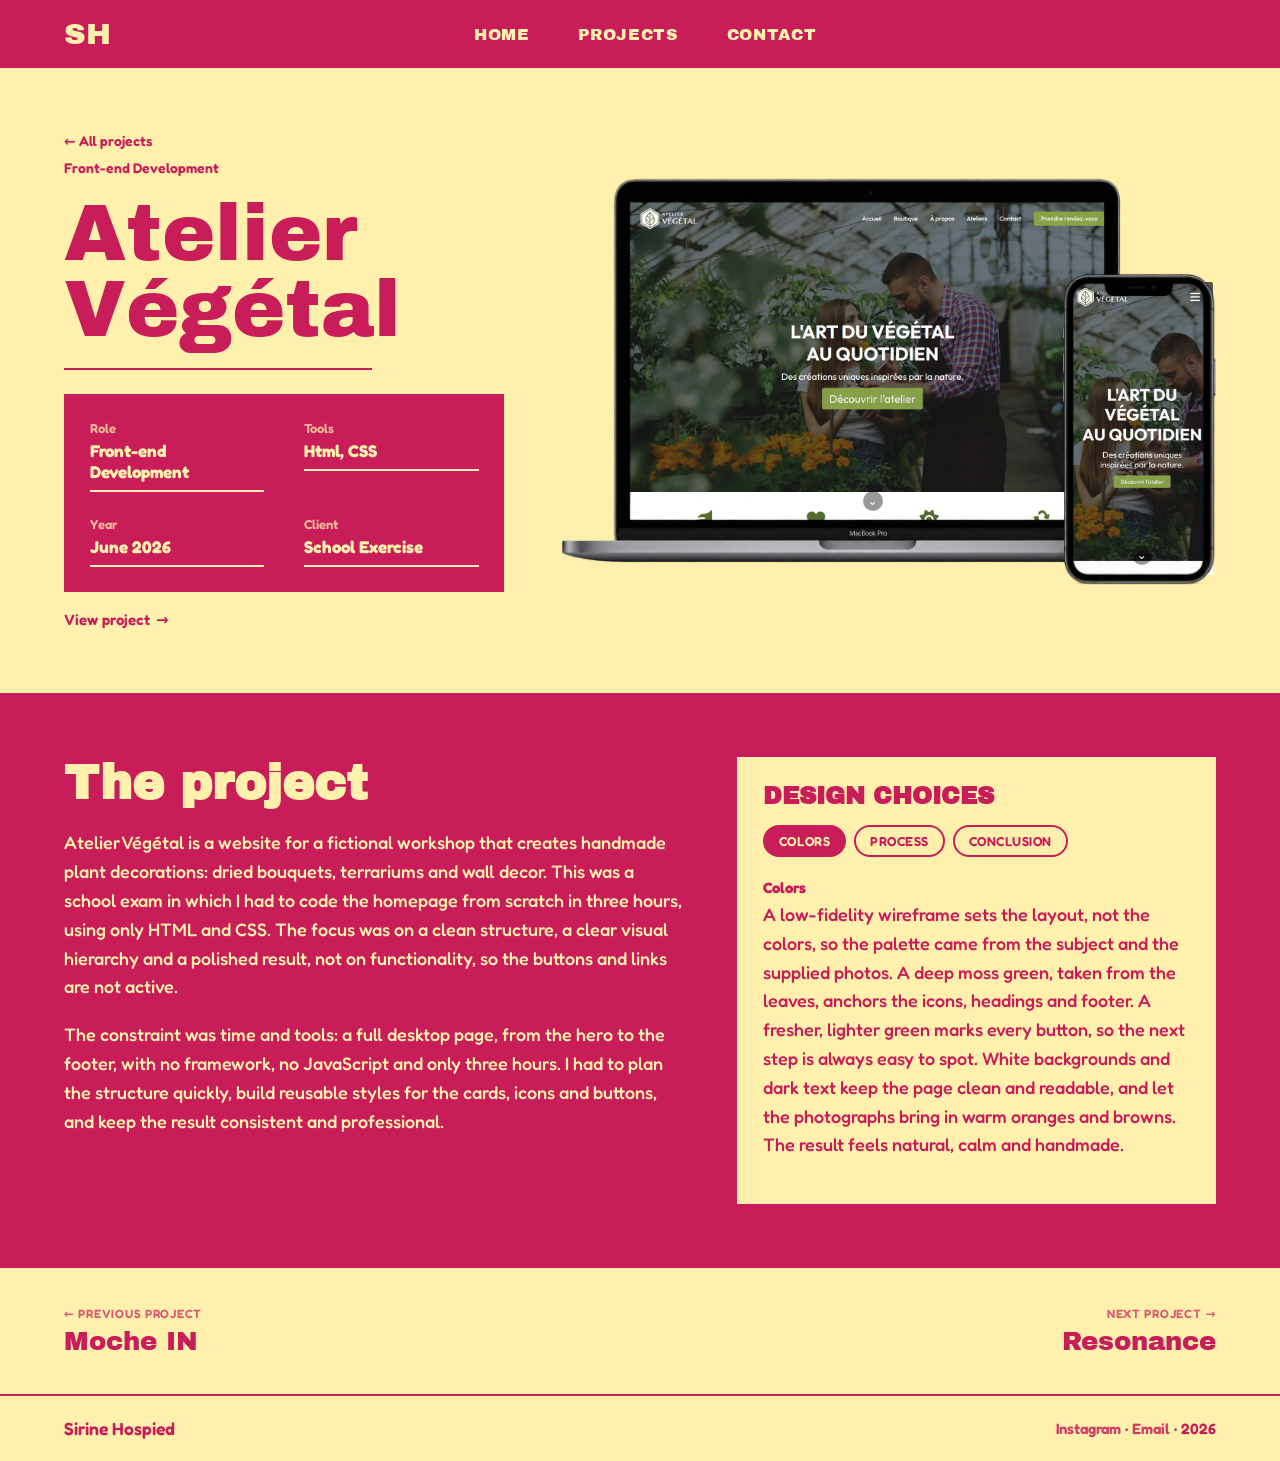
<file: sirine-hospied/projects/atelierVegetal.html>
<!doctype html>
<html lang="en">
  <head>
    <meta charset="utf-8" />
    <meta name="viewport" content="width=device-width, initial-scale=1" />
    <title>Atelier Végétal — Sirine Hospied</title>
    <meta name="description" content="A homepage coded from scratch in three hours with HTML and CSS, for a fictional plant decoration workshop. A project by Sirine Hospied." />

    <link rel="preconnect" href="https://fonts.googleapis.com" />
    <link rel="preconnect" href="https://fonts.gstatic.com" crossorigin />
    <link rel="stylesheet" href="https://fonts.googleapis.com/css2?family=Archivo+Black&family=Fredoka:wght@500;600&display=swap" />
    <link rel="icon" type="image/x-icon" href="../img/favicon.ico">
    <link rel="stylesheet" href="../style.css" />
  </head>
  <body class="pp-atelierVegetal">
    <div class="pp-topbar">
  <nav class="pp-topnav">
    <span class="logo">SH</span>
    <button class="pp-menu-toggle" aria-label="Menu" aria-expanded="false">
      <span></span><span></span><span></span>
    </button>
    <ul class="nav-links">
      <li><a href="../index.html">Home</a></li>
      <li><a href="../index.html#projects">Projects</a></li>
      <li><a href="../index.html#contact">Contact</a></li>
    </ul>
  </nav>
</div>

    <header class="pp-hero">
  <a class="pp-back" href="../index.html#projects">&larr; All projects</a>
  <p class="pp-category">Front-end Development</p>
  <h1 class="pp-title">Atelier Végétal</h1>
  <div class="pp-rule"></div>

  <div class="pp-device">
    <div class="pp-screen pp-screen-laptop">
      <img src="../img/AtelierVegetalDesktop.webp" alt="Atelier Végétal — desktop view" />
    </div>
    <div class="pp-screen pp-screen-phone">
      <img src="../img/AtelierVegetalMobile.webp" alt="Atelier Végétal — mobile view" />
    </div>
    <img class="pp-frame" src="../img/laptop-frame.webp" alt="" />
  </div>

  <div class="pp-info">
    <div><span>Role</span><b>Front-end Development</b></div>
    <div><span>Tools</span><b>Html, CSS</b></div>
    <div><span>Year</span><b>June 2026</b></div>
    <div><span>Client</span><b>School Exercise</b></div>
  </div>

  <a class="pp-link-cta" href="https://atelier-vegetal.vercel.app/" target="_blank" rel="noopener">
    View project <span class="pp-link-arrow">&rarr;</span>
  </a>
</header>

    <section class="pp-project">
      <div>
        <h2>The project</h2>
        <p>Atelier Végétal is a website for a fictional workshop that creates handmade plant decorations: dried bouquets, terrariums and wall decor. This was a school exam in which I had to code the homepage from scratch in three hours, using only HTML and CSS. The focus was on a clean structure, a clear visual hierarchy and a polished result, not on functionality, so the buttons and links are not active.</p>
        <p>The constraint was time and tools: a full desktop page, from the hero to the footer, with no framework, no JavaScript and only three hours. I had to plan the structure quickly, build reusable styles for the cards, icons and buttons, and keep the result consistent and professional.</p>
      </div>

      <div class="pp-tabcard">
        <h3 class="pp-tabcard-title">Design choices</h3>

        <div class="pp-tabcard-tabs" role="tablist">
          <button class="pp-tabcard-tab" aria-selected="true">Colors</button>
          <button class="pp-tabcard-tab" aria-selected="false">Process</button>
          <button class="pp-tabcard-tab" aria-selected="false">Conclusion</button>
        </div>


        <div class="pp-tabcard-panel"><b>Colors</b><p>A low-fidelity wireframe sets the layout, not the colors, so the palette came from the subject and the supplied photos. A deep moss green, taken from the leaves, anchors the icons, headings and footer. A fresher, lighter green marks every button, so the next step is always easy to spot. White backgrounds and dark text keep the page clean and readable, and let the photographs bring in warm oranges and browns. The result feels natural, calm and handmade.</p></div>
        <div class="pp-tabcard-panel" hidden><b>Process</b><p>With four hours, I started from the wireframe: I identified the sections of the page, from the hero to the footer, and wrote the HTML structure first. I then styled the page section by section, creating reusable styles for the cards, icons and buttons to save time and keep everything consistent. I kept the last part of the time to adapt the layout to smaller screens and to check the spacing and details.</p></div>
        <div class="pp-tabcard-panel" hidden><b>Conclusion</b><p>Atelier Végétal was a lesson in working fast with strong fundamentals. With only HTML and CSS, a wireframe and a tight deadline, I learned to plan before coding, to reuse styles instead of repeating them and to think about responsiveness from the start. The result is a simple but polished page that shows how much a clean structure and a consistent style can do.</p></div>
      </div>
    </section>

    

    <nav class="pp-adjacent">
      <div class="pp-adjacent-link prev">
        <span class="pp-adjacent-label">&larr; Previous project</span>
        <a class="pp-adjacent-name" href="../projects/mocheIN.html">Moche IN</a>
      </div>
      <div class="pp-adjacent-link next">
        <span class="pp-adjacent-label">Next project &rarr;</span>
        <a class="pp-adjacent-name" href="../projects/resonance.html">Resonance</a>
      </div>
    </nav>

    <footer class="footer">
      <p class="footer-name">Sirine Hospied</p>
      <p class="footer-links">
        <a href="https://instagram.com/alexa_dunxan" target="_blank" rel="noopener">Instagram</a>
        ·
        <a href="#" id="footer-email">Email</a>
        ·
        <span>2026</span>
      </p>
    </footer>
    <script src="../script.js"></script>
  </body>
</html>
</file>
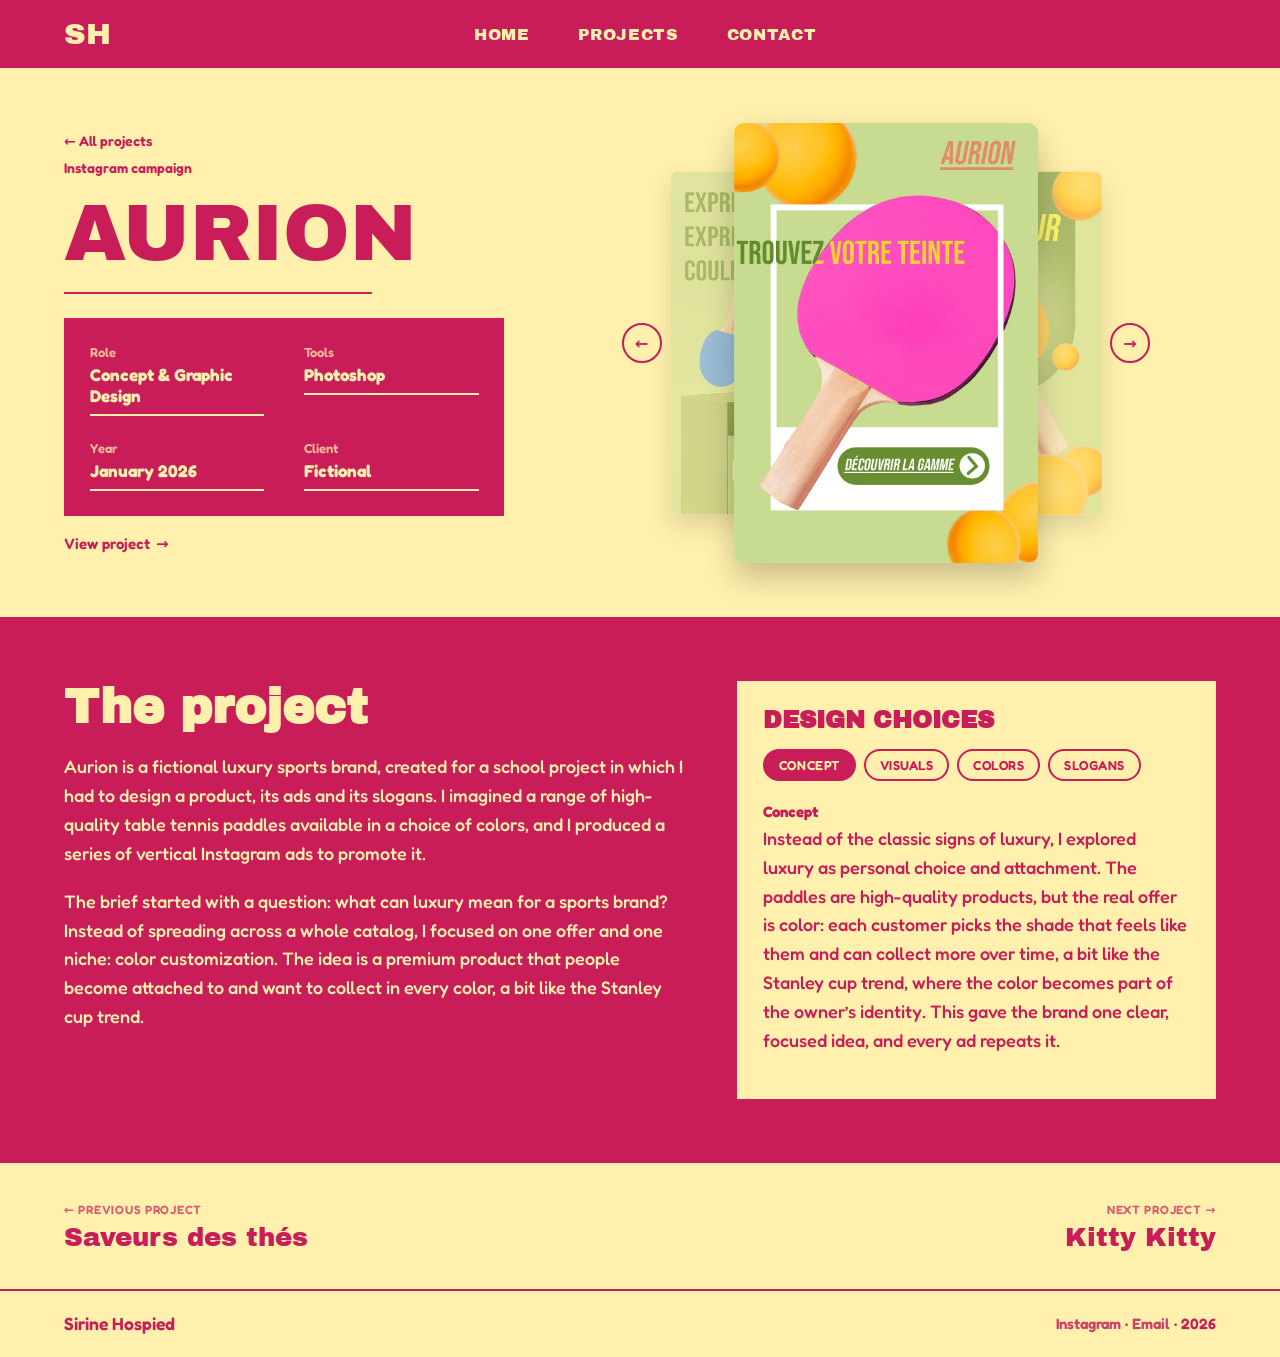
<file: sirine-hospied/projects/aurion.html>
<!doctype html>
<html lang="en">
  <head>
    <meta charset="utf-8" />
    <meta name="viewport" content="width=device-width, initial-scale=1" />
    <title>Aurion — Sirine Hospied</title>
    <meta name="description" content="A series of vertical Instagram ads for a fictional luxury table tennis paddle brand. A campaign project by Sirine Hospied." />

    <link rel="preconnect" href="https://fonts.googleapis.com" />
    <link rel="preconnect" href="https://fonts.gstatic.com" crossorigin />
    <link rel="stylesheet" href="https://fonts.googleapis.com/css2?family=Archivo+Black&family=Fredoka:wght@500;600&display=swap" />
        <link rel="icon" type="image/x-icon" href="../img/favicon.ico">
    <link rel="stylesheet" href="../style.css" />
  </head>
  <body class="pp-aurion">
    <div class="pp-topbar">
  <nav class="pp-topnav">
    <span class="logo">SH</span>
    <button class="pp-menu-toggle" aria-label="Menu" aria-expanded="false">
      <span></span><span></span><span></span>
    </button>
    <ul class="nav-links">
      <li><a href="../index.html">Home</a></li>
      <li><a href="../index.html#projects">Projects</a></li>
      <li><a href="../index.html#contact">Contact</a></li>
    </ul>
  </nav>
</div>

    <header class="pp-hero">
  <a class="pp-back" href="../index.html#projects">&larr; All projects</a>
  <p class="pp-category">Instagram campaign</p>
  <h1 class="pp-title">AURION</h1>
  <div class="pp-rule"></div>

  <div class="pp-device pp-carousel">
  <button class="pp-car-btn pp-car-prev" type="button" aria-label="Previous image">&larr;</button>

  <div class="pp-car-track">
    <div class="pp-car-slide"><img src="../img/Aurioncarousel1.jpg" alt="Aurion artwork 1" /></div>
    <div class="pp-car-slide"><img src="../img/Aurioncarousel2.jpg" alt="Aurion artwork 2" /></div>
    <div class="pp-car-slide"><img src="../img/Aurioncarousel3.jpg" alt="Aurion artwork 3" /></div>
  </div>

  <button class="pp-car-btn pp-car-next" type="button" aria-label="Next image">&rarr;</button>
</div>

  <div class="pp-info">
    <div><span>Role</span><b>Concept & Graphic Design</b></div>
    <div><span>Tools</span><b>Photoshop</b></div>
    <div><span>Year</span><b>January 2026</b></div>
    <div><span>Client</span><b>Fictional</b></div>
  </div>

  <a class="pp-link-cta" href="https://www.figma.com/design/ZDX3Fio78HNfRn9zMEzu4O/SWEET-HOME?node-id=0-1&p=f" target="_blank" rel="noopener">
    View project <span class="pp-link-arrow">&rarr;</span>
  </a>
</header>

    <section class="pp-project">
      <div>
        <h2>The project</h2>
        <p>Aurion is a fictional luxury sports brand, created for a school project in which I had to design a product, its ads and its slogans. I imagined a range of high-quality table tennis paddles available in a choice of colors, and I produced a series of vertical Instagram ads to promote it.</p>
        <p>The brief started with a question: what can luxury mean for a sports brand? Instead of spreading across a whole catalog, I focused on one offer and one niche: color customization. The idea is a premium product that people become attached to and want to collect in every color, a bit like the Stanley cup trend.</p>
      </div>

      <div class="pp-tabcard">
        <h3 class="pp-tabcard-title">Design choices</h3>

        <div class="pp-tabcard-tabs" role="tablist">
          <button class="pp-tabcard-tab" aria-selected="true">Concept</button>
          <button class="pp-tabcard-tab" aria-selected="false">Visuals</button>
          <button class="pp-tabcard-tab" aria-selected="false">Colors</button>
          <button class="pp-tabcard-tab" aria-selected="false">Slogans</button>
        </div>

        <div class="pp-tabcard-panel"><b>Concept</b><p>Instead of the classic signs of luxury, I explored luxury as personal choice and attachment. The paddles are high-quality products, but the real offer is color: each customer picks the shade that feels like them and can collect more over time, a bit like the Stanley cup trend, where the color becomes part of the owner’s identity. This gave the brand one clear, focused idea, and every ad repeats it.</p></div>
        <div class="pp-tabcard-panel" hidden><b>Visuals</b><p>To make the ads recognizable as one campaign, each one follows the same recipe: a hero paddle, a soft green backdrop and a scatter of bright orange balls. Staging the paddles like objects in a gallery, on podiums or in framed panels, gives them a premium feel, while the floating balls keep the energy playful and sporty. Each ad has one product, one headline and one button, so the message is understood in the time it takes to scroll past.</p></div>
        <div class="pp-tabcard-panel" hidden><b>Colors</b><p>The brand identity rests mainly on a soft, fresh green. It evokes calm and the outdoors, and it echoes the green of a table tennis table. It’s also a neutral base that makes every product color stand out, now and in future shades. The yellow of the ping-pong balls is a recurring accent that adds energy.</p></div>
        <div class="pp-tabcard-panel" hidden><b>Slogans</b><p>Every slogan plays with color: “Trouvez votre teinte”, “Exprimez votre jeu, exprimez vos couleurs” and “Jouez à votre couleur”. They are short and personal, and they speak directly to the customer’s own style. Titles are set in tall, bold, condensed capitals that are easy to read on a phone screen, with a few italic or yellow words for emphasis. The buttons use matching wording (“Découvrir la gamme”, “Adoptez votre style”, “Voir la collection”), which keeps the voice consistent.</p></div>
      </div>
    </section>

    

    <nav class="pp-adjacent">
      <div class="pp-adjacent-link prev">
        <span class="pp-adjacent-label">&larr; Previous project</span>
        <a class="pp-adjacent-name" href="../projects/SaveursDesThes.html">Saveurs des thés</a>
      </div>
      <div class="pp-adjacent-link next">
        <span class="pp-adjacent-label">Next project &rarr;</span>
        <a class="pp-adjacent-name" href="../projects/kitty.html">Kitty Kitty</a>
      </div>
    </nav>

    <footer class="footer">
      <p class="footer-name">Sirine Hospied</p>
      <p class="footer-links">
        <a href="https://instagram.com/alexa_dunxan" target="_blank" rel="noopener">Instagram</a>
        ·
        <a href="#" id="footer-email">Email</a>
        ·
        <span>2026</span>
      </p>
    </footer>
    <script src="../script.js"></script>
  </body>
</html>
</file>
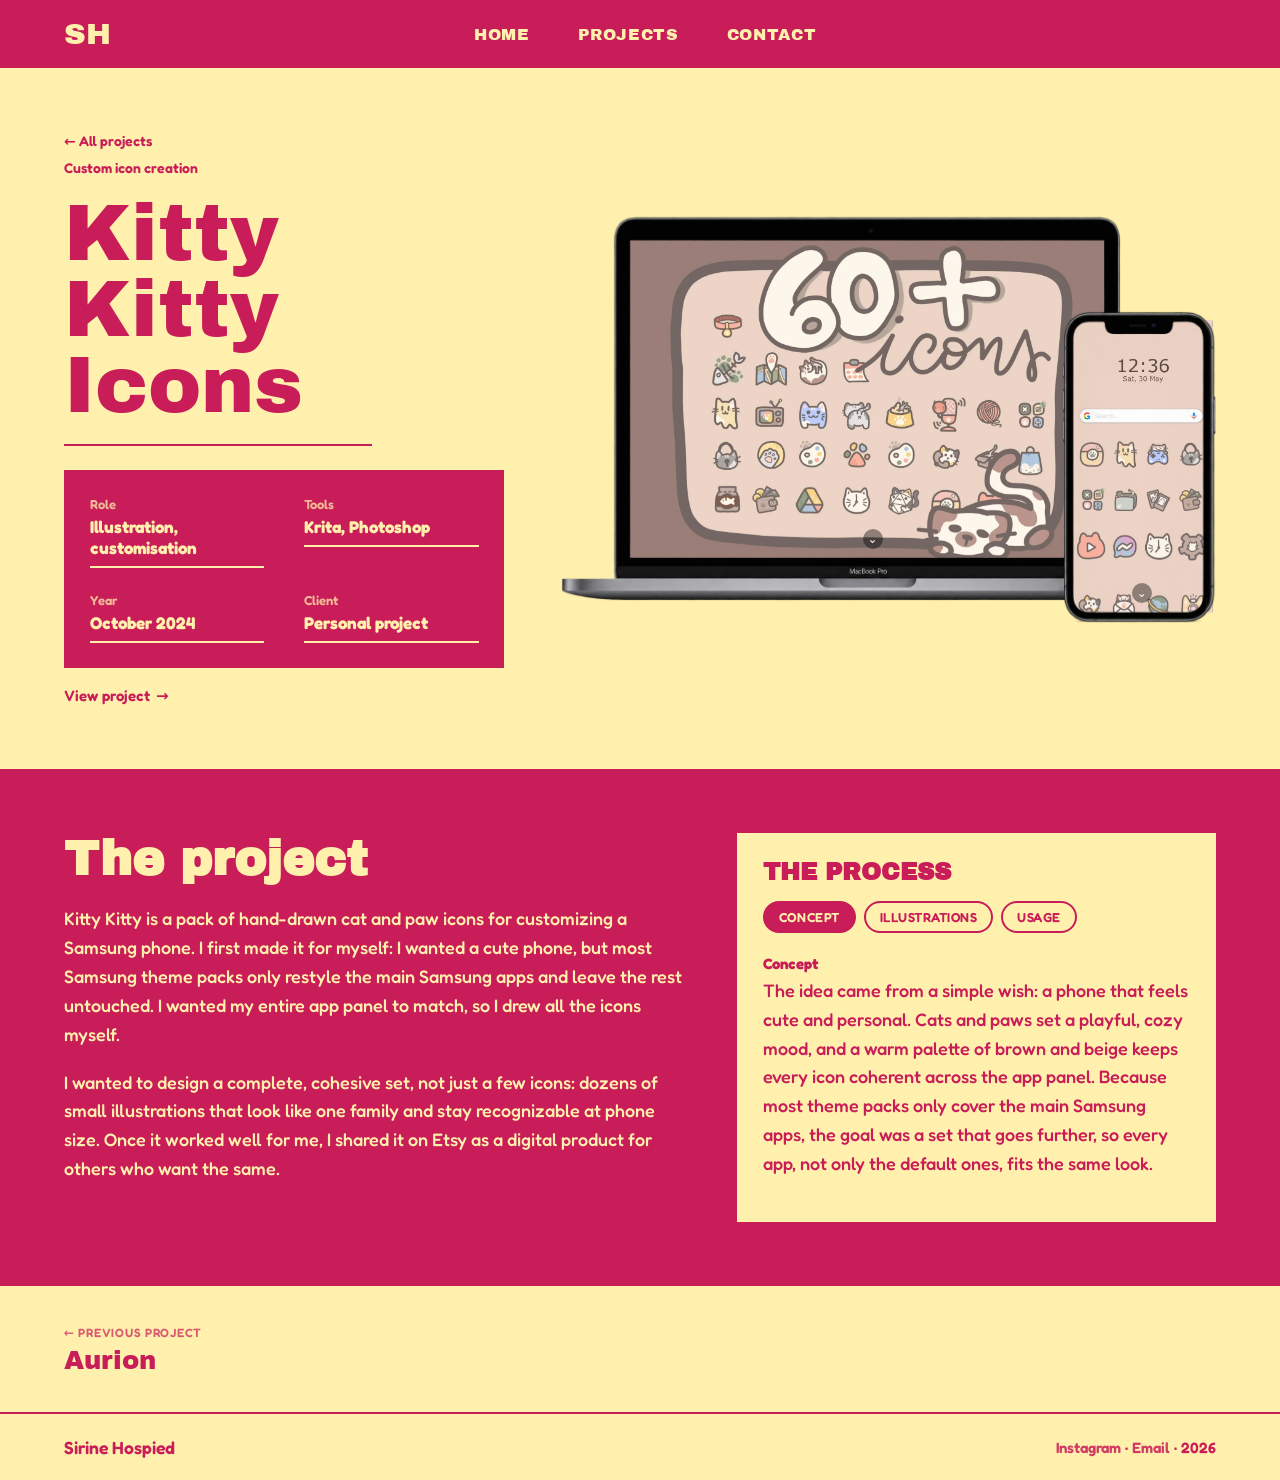
<file: sirine-hospied/projects/kitty.html>
<!doctype html>
<html lang="en">
  <head>
    <meta charset="utf-8" />
    <meta name="viewport" content="width=device-width, initial-scale=1" />
    <title>Kitty Kitty Icons — Sirine Hospied</title>
    <meta name="description" content="A hand-drawn pack of cat and paw icons for customizing a Samsung phone. An icon design project by Sirine Hospied." />

    <link rel="preconnect" href="https://fonts.googleapis.com" />
    <link rel="preconnect" href="https://fonts.gstatic.com" crossorigin />
    <link rel="stylesheet" href="https://fonts.googleapis.com/css2?family=Archivo+Black&family=Fredoka:wght@500;600&display=swap" />
        <link rel="icon" type="image/x-icon" href="../img/favicon.ico">
    <link rel="stylesheet" href="../style.css" />
  </head>
  <body class="pp-kitty">
    <div class="pp-topbar">
  <nav class="pp-topnav">
    <span class="logo">SH</span>
    <button class="pp-menu-toggle" aria-label="Menu" aria-expanded="false">
      <span></span><span></span><span></span>
    </button>
    <ul class="nav-links">
      <li><a href="../index.html">Home</a></li>
      <li><a href="../index.html#projects">Projects</a></li>
      <li><a href="../index.html#contact">Contact</a></li>
    </ul>
  </nav>
</div>

    <header class="pp-hero">
  <a class="pp-back" href="../index.html#projects">&larr; All projects</a>
  <p class="pp-category">Custom icon creation</p>
  <h1 class="pp-title">Kitty Kitty Icons</h1>
  <div class="pp-rule"></div>

  <div class="pp-device">
    <div class="pp-screen pp-screen-laptop">
      <img src="../img/KittyKittyDesktop.webp" alt="Kitty Kitty — desktop view" />
    </div>
    <div class="pp-screen pp-screen-phone">
      <img src="../img/KittyKittyMobile.webp" alt="Kitty Kitty — mobile view" />
    </div>
    <img class="pp-frame" src="../img/laptop-frame.webp" alt="" />
  </div>

  <div class="pp-info">
    <div><span>Role</span><b>Illustration, customisation</b></div>
    <div><span>Tools</span><b>Krita, Photoshop</b></div>
    <div><span>Year</span><b>October 2024</b></div>
    <div><span>Client</span><b>Personal project</b></div>
  </div>

  <a class="pp-link-cta" href="https://www.etsy.com/listing/1788179898/kitty-kitty-android-icons-pack-brown-and" target="_blank" rel="noopener">
    View project <span class="pp-link-arrow">&rarr;</span>
  </a>
</header>

    <section class="pp-project">
      <div>
        <h2>The project</h2>
        <p>Kitty Kitty is a pack of hand-drawn cat and paw icons for customizing a Samsung phone. I first made it for myself: I wanted a cute phone, but most Samsung theme packs only restyle the main Samsung apps and leave the rest untouched. I wanted my entire app panel to match, so I drew all the icons myself.</p>
        <p>I wanted to design a complete, cohesive set, not just a few icons: dozens of small illustrations that look like one family and stay recognizable at phone size. Once it worked well for me, I shared it on Etsy as a digital product for others who want the same.</p>
      </div>

      <div class="pp-tabcard">
        <h3 class="pp-tabcard-title">The process</h3>

        <div class="pp-tabcard-tabs" role="tablist">
          <button class="pp-tabcard-tab" aria-selected="true">Concept</button>
          <button class="pp-tabcard-tab" aria-selected="false">Illustrations</button>
          <button class="pp-tabcard-tab" aria-selected="false">Usage</button>
        </div>

        <div class="pp-tabcard-panel"><b>Concept</b><p>The idea came from a simple wish: a phone that feels cute and personal. Cats and paws set a playful, cozy mood, and a warm palette of brown and beige keeps every icon coherent across the app panel. Because most theme packs only cover the main Samsung apps, the goal was a set that goes further, so every app, not only the default ones, fits the same look.</p></div>
        <div class="pp-tabcard-panel" hidden><b>Illustrations</b><p>I drew every icon by hand in Krita, using a Kamvas 13 drawing tablet. Drawing by hand gives each icon a soft, personal touch that a template or an icon generator couldn’t. Keeping the whole set consistent was the main work: the same style, the same colors and the same level of detail from one icon to the next, so the app panel looks like one coherent design, while each app has its own personality.</p></div>
        <div class="pp-tabcard-panel" hidden><b>Usage</b><p>The icons are downloaded onto the phone and applied one by one: I manually select each app and change its icon. It takes a bit more time than installing a ready-made theme, but it makes it possible to customize the entire app panel, including the apps that official theme packs ignore. The pack is made for Samsung Android phones, and buyers can swap and reorder the icons to match their own home screen.</p></div>
      </div>
    </section>

    

    <nav class="pp-adjacent">
      <div class="pp-adjacent-link prev">
        <span class="pp-adjacent-label">&larr; Previous project</span>
        <a class="pp-adjacent-name" href="../projects/aurion.html">Aurion</a>
      </div>
    </nav>

    <footer class="footer">
      <p class="footer-name">Sirine Hospied</p>
      <p class="footer-links">
        <a href="https://instagram.com/alexa_dunxan" target="_blank" rel="noopener">Instagram</a>
        ·
        <a href="#" id="footer-email">Email</a>
        ·
        <span>2026</span>
      </p>
    </footer>
    <script src="../script.js"></script>
  </body>
</html>
</file>
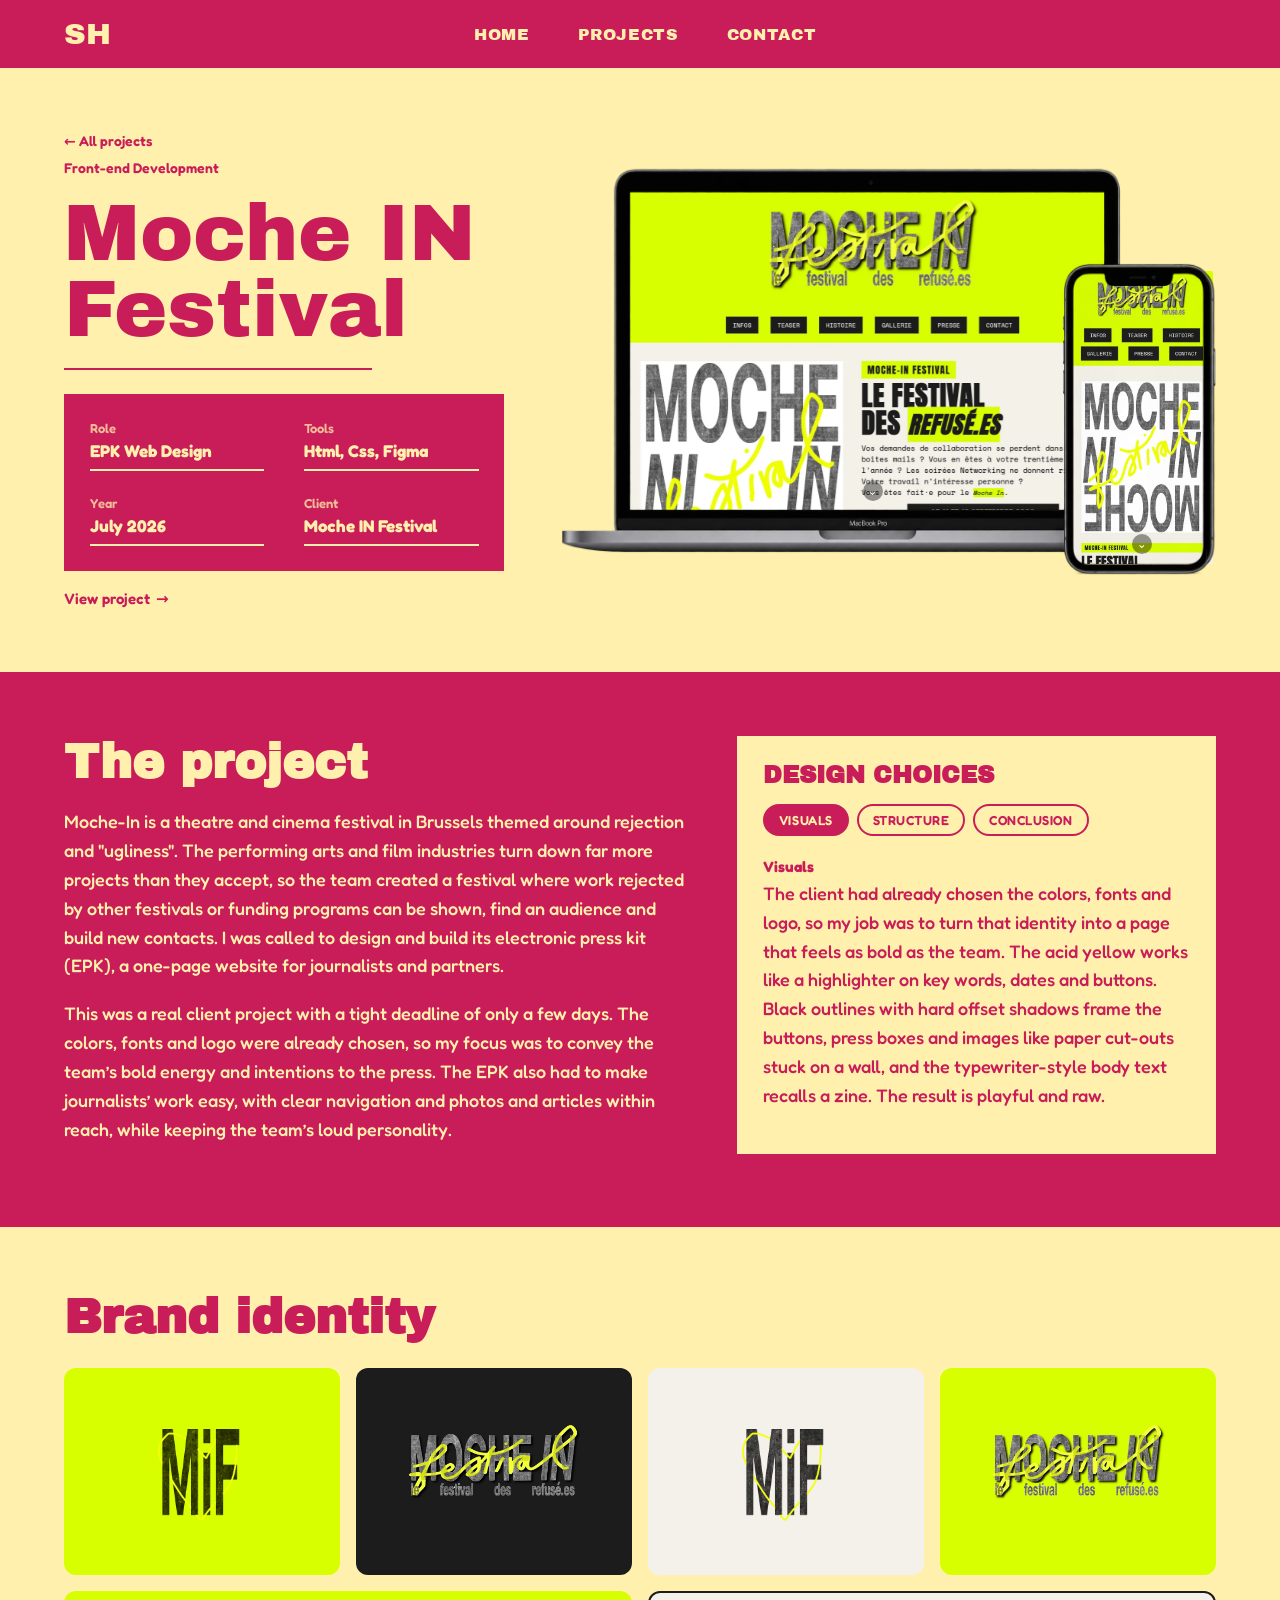
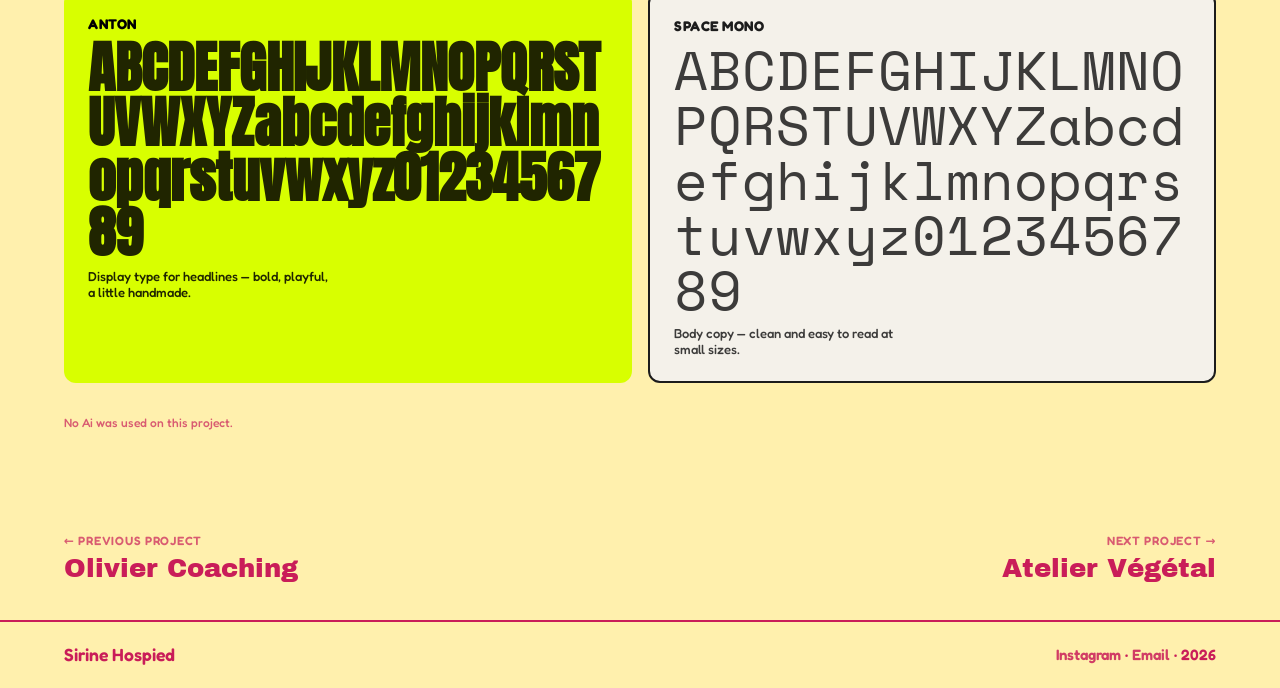
<file: sirine-hospied/projects/mocheIN.html>
<!doctype html>
<html lang="en">
  <head>
    <meta charset="utf-8" />
    <meta name="viewport" content="width=device-width, initial-scale=1" />
    <title>Moche IN Festival — Sirine Hospied</title>
    <meta name="description" content="Electronic press kit designed and built for Moche-In, a Brussels theatre and cinema festival themed around rejection. A case study by Sirine Hospied." />

    <link rel="preconnect" href="https://fonts.googleapis.com" />
    <link rel="preconnect" href="https://fonts.gstatic.com" crossorigin />
    <link rel="stylesheet" href="https://fonts.googleapis.com/css2?family=Archivo+Black&family=Fredoka:wght@500;600&family=Anton&family=Space+Mono:ital,wght@0,400;0,700;1,400;1,700&display=swap" />
        <link rel="icon" type="image/x-icon" href="../img/favicon.ico">
    <link rel="stylesheet" href="../style.css" />
  </head>
  <body class="pp-mochein">
    <div class="pp-topbar">
  <nav class="pp-topnav">
    <span class="logo">SH</span>
    <button class="pp-menu-toggle" aria-label="Menu" aria-expanded="false">
      <span></span><span></span><span></span>
    </button>
    <ul class="nav-links">
      <li><a href="../index.html">Home</a></li>
      <li><a href="../index.html#projects">Projects</a></li>
      <li><a href="../index.html#contact">Contact</a></li>
    </ul>
  </nav>
</div>

    <header class="pp-hero">
  <a class="pp-back" href="../index.html#projects">&larr; All projects</a>
  <p class="pp-category">Front-end Development</p>
  <h1 class="pp-title">Moche IN Festival</h1>
  <div class="pp-rule"></div>

  <div class="pp-device">
    <div class="pp-screen pp-screen-laptop">
      <img src="../img/MocheInDesktop.webp" alt="Moche IN Festival — desktop view" />
    </div>
    <div class="pp-screen pp-screen-phone">
      <img src="../img/MocheInMobile.webp" alt="Moche IN Festival — mobile view" />
    </div>
    <img class="pp-frame" src="../img/laptop-frame.webp" alt="" />
  </div>

  <div class="pp-info">
    <div><span>Role</span><b>EPK Web Design</b></div>
    <div><span>Tools</span><b>Html, Css, Figma</b></div>
    <div><span>Year</span><b>July 2026</b></div>
    <div><span>Client</span><b>Moche IN Festival</b></div>
  </div>

  <a class="pp-link-cta" href="https://moche-in.vercel.app/" target="_blank" rel="noopener">
    View project <span class="pp-link-arrow">&rarr;</span>
  </a>
</header>

    <section class="pp-project">
      <div>
        <h2>The project</h2>
        <p>Moche-In is a theatre and cinema festival in Brussels themed around rejection and "ugliness". The performing arts and film industries turn down far more projects than they accept, so the team created a festival where work rejected by other festivals or funding programs can be shown, find an audience and build new contacts. I was called to design and build its electronic press kit (EPK), a one-page website for journalists and partners.</p>
        <p>This was a real client project with a tight deadline of only a few days. The colors, fonts and logo were already chosen, so my focus was to convey the team’s bold energy and intentions to the press. The EPK also had to make journalists’ work easy, with clear navigation and photos and articles within reach, while keeping the team’s loud personality.</p>
      </div>

      <div class="pp-tabcard">
        <h3 class="pp-tabcard-title">Design choices</h3>

        <div class="pp-tabcard-tabs" role="tablist">
          <button class="pp-tabcard-tab" aria-selected="true">Visuals</button>
          <button class="pp-tabcard-tab" aria-selected="false">Structure</button>
          <button class="pp-tabcard-tab" aria-selected="false">Conclusion</button>
        </div>

        <div class="pp-tabcard-panel"><b>Visuals</b><p>The client had already chosen the colors, fonts and logo, so my job was to turn that identity into a page that feels as bold as the team. The acid yellow works like a highlighter on key words, dates and buttons. Black outlines with hard offset shadows frame the buttons, press boxes and images like paper cut-outs stuck on a wall, and the typewriter-style body text recalls a zine. The result is playful and raw.</p></div>
        <div class="pp-tabcard-panel" hidden><b>Structure</b><p>A press kit has to work quickly. The page is a single scroll with a menu anchored to each section, and it follows the questions a journalist would ask: what and when, the story behind the festival, the key figures, the press releases and the contact details. Photos in the gallery can be downloaded in one click, and articles are one link away, so journalists can find what they need and know what to say about the festival without searching.</p></div>
        <div class="pp-tabcard-panel" hidden><b>Conclusion</b><p>Moche-In taught me to work within an existing identity and a very short deadline for a real client. Building everything in pure HTML and CSS kept the site light, fast and easy to maintain, which suits a press kit. The main challenge was balancing two goals: communicating the team’s bold energy and keeping information easy to find for the press. The result stays true to the festival’s spirit and useful for journalists.</p></div>
      </div>
    </section>

    <section class="pp-section">
      <h2 class="pp-h2-dark">Brand identity</h2>

      <div class="pp-row pp-logos">
        <div class="logo-tile pp-accent pp-logo-img"><img src="../img/MIF-LOGO.webp" alt="Moche IN Festival logo" /></div>
        <div class="logo-tile pp-dark pp-logo-img"><img src="../img/MocheInLogo.webp" alt="Moche IN logo" /></div>
        <div class="logo-tile pp-light pp-logo-img"><img src="../img/MIF-LOGO.webp" alt="Moche IN Festival logo" /></div>
        <div class="logo-tile pp-accent pp-logo-img"><img src="../img/MocheInLogo.webp" alt="Moche IN logo" /></div>
      </div>

      <div class="pp-row pp-fonts" style="margin-top:16px">
        <div class="font-tile pp-accent pp-text-highlight">
          <b>Anton</b>
          <p class="font-sample pp-titlefont" style="font-weight: 900;">
            ABCDEFGHIJKLMNOPQRSTUVWXYZabcdefghijklmnopqrstuvwxyz0123456789
          </p>
          <p class="font-desc">Display type for headlines — bold, playful, a little handmade.</p>
        </div>
        <div class="font-tile pp-light pp-text-dark" style="border:2px solid var(--c-dark)">
          <b>Space Mono</b>
          <p class="font-sample pp-mainfont">
            ABCDEFGHIJKLMNOPQRSTUVWXYZabcdefghijklmnopqrstuvwxyz0123456789
          </p>
          <p class="font-desc">Body copy — clean and easy to read at small sizes.</p>
        </div>
      </div>

      <p class="pp-ai-note">No Ai was used on this project.</p>
    </section>

    <nav class="pp-adjacent">
      <div class="pp-adjacent-link prev">
        <span class="pp-adjacent-label">&larr; Previous project</span>
        <a class="pp-adjacent-name" href="OlivierCoaching.html">Olivier Coaching</a>
      </div>
      <div class="pp-adjacent-link next">
        <span class="pp-adjacent-label">Next project &rarr;</span>
        <a class="pp-adjacent-name" href="atelierVegetal.html">Atelier Végétal</a>
      </div>
    </nav>

    <footer class="footer">
      <p class="footer-name">Sirine Hospied</p>
      <p class="footer-links">
        <a href="https://instagram.com/alexa_dunxan" target="_blank" rel="noopener">Instagram</a>
        ·
        <a href="#" id="footer-email">Email</a>
        ·
        <span>2026</span>
      </p>
    </footer>
    <script src="../script.js"></script>
  </body>
</html>
</file>
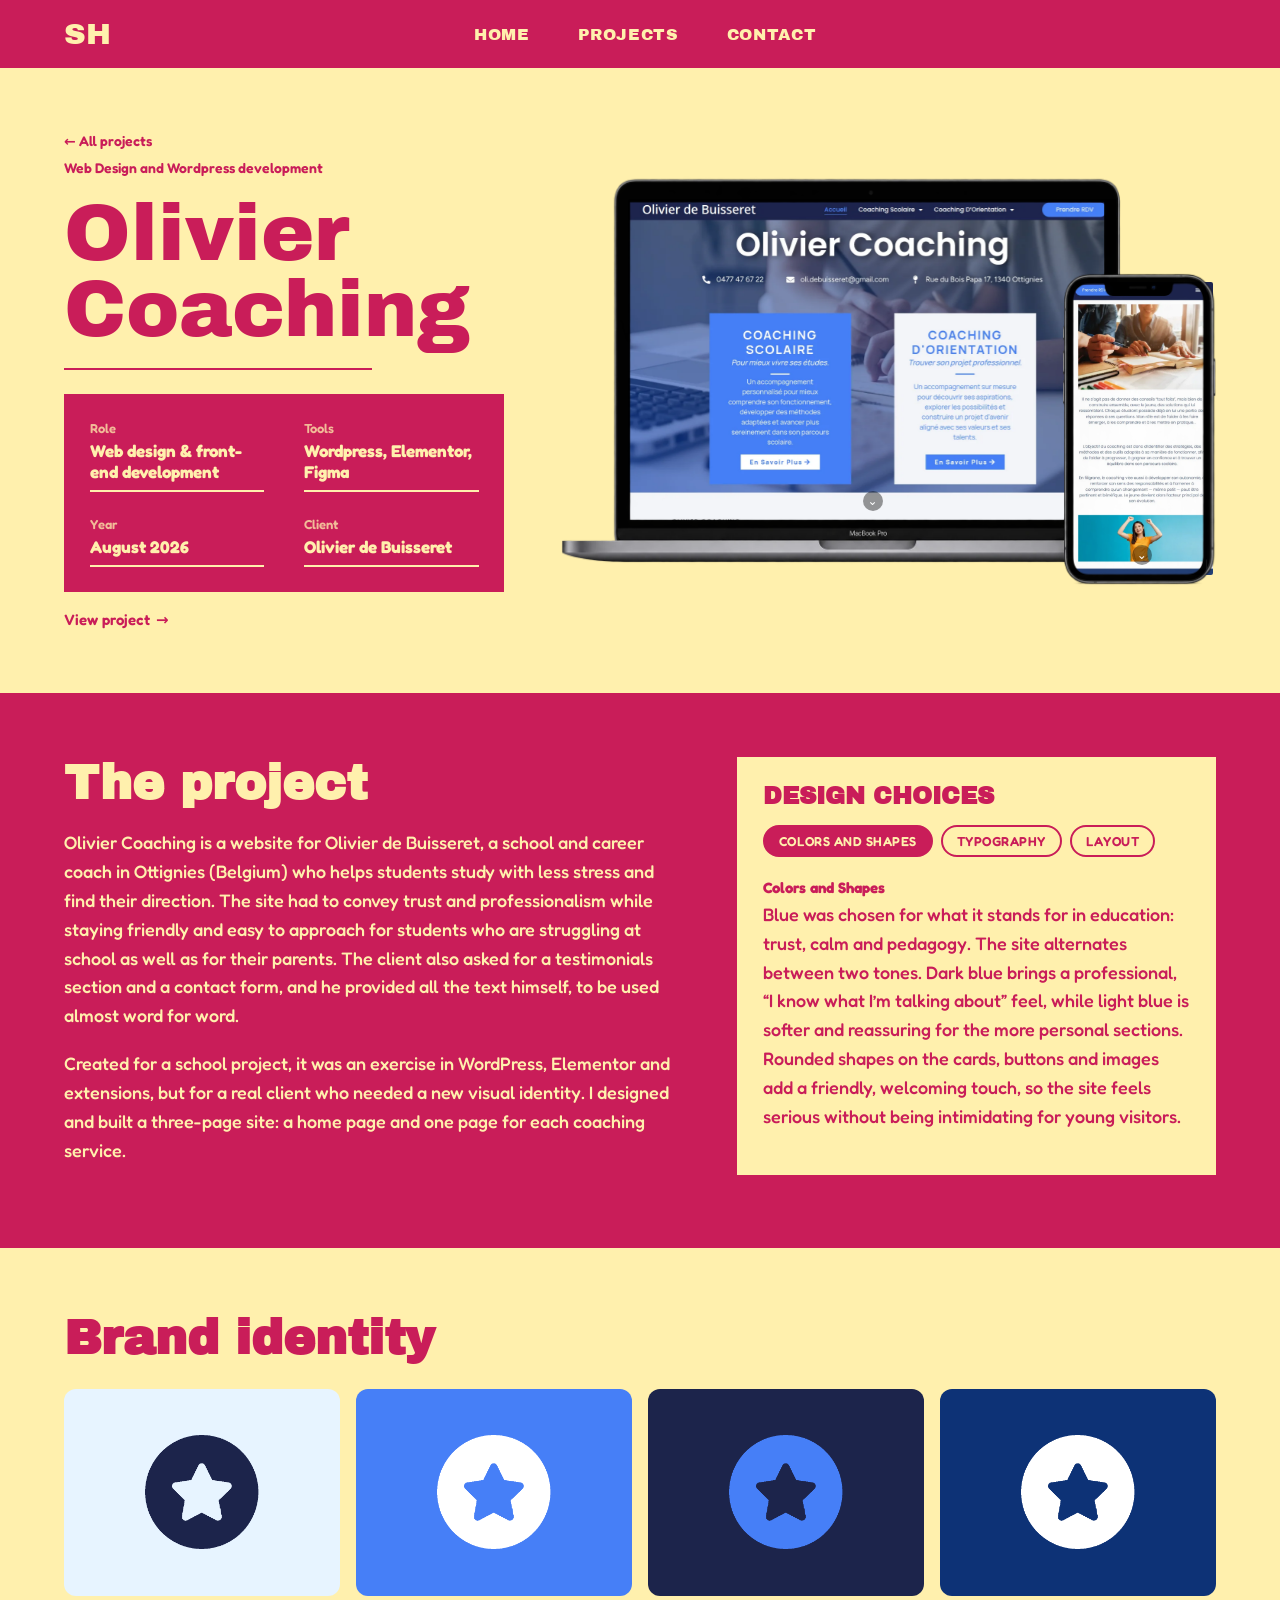
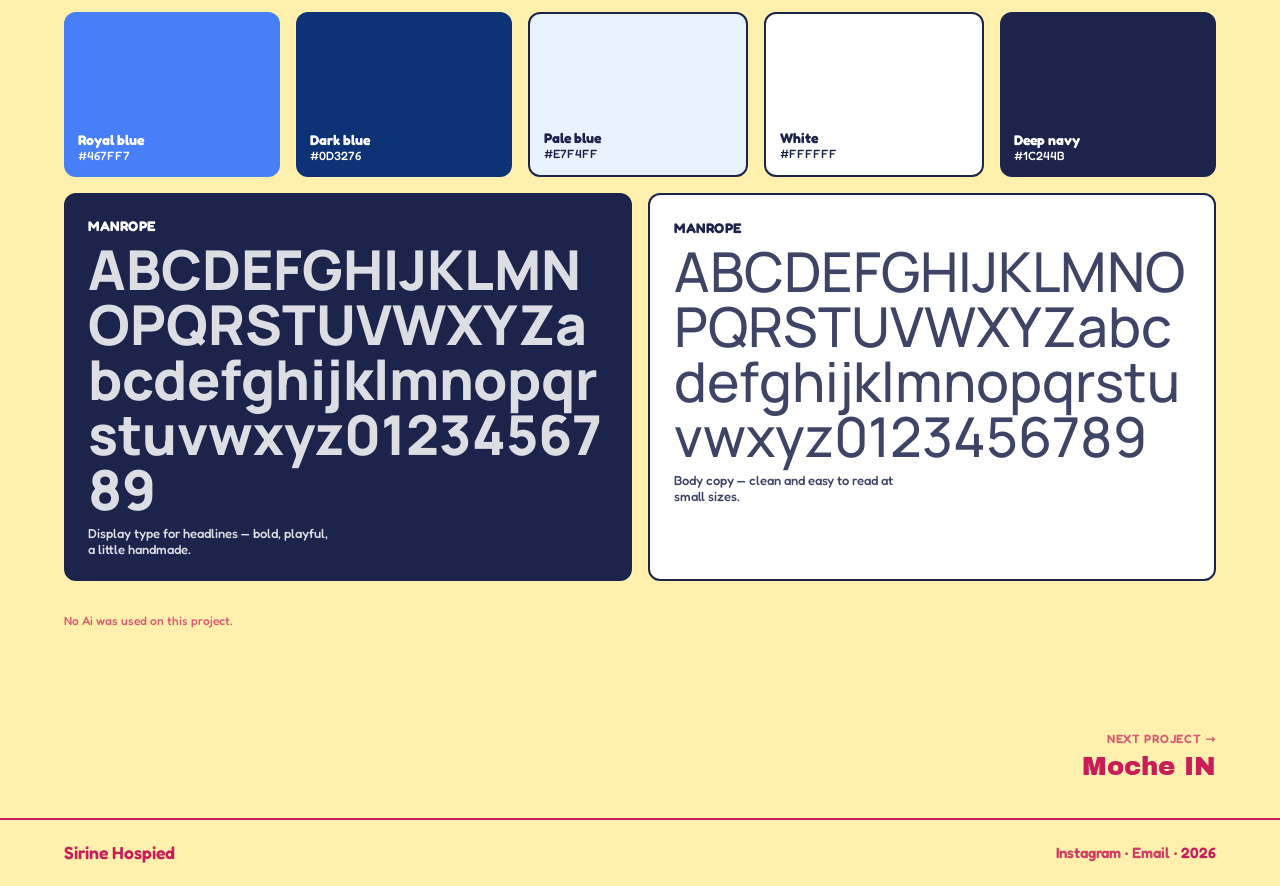
<file: sirine-hospied/projects/OlivierCoaching.html>
<!doctype html>
<html lang="en">
  <head>
    <meta charset="utf-8" />
    <meta name="viewport" content="width=device-width, initial-scale=1" />
    <title>Olivier Coaching — Sirine Hospied</title>
    <meta name="description" content="Website design and WordPress build for Olivier Coaching, a school and career coach in Ottignies, Belgium. A case study by Sirine Hospied." />

    <link rel="preconnect" href="https://fonts.googleapis.com" />
    <link rel="preconnect" href="https://fonts.gstatic.com" crossorigin />
    <link rel="stylesheet" href="https://fonts.googleapis.com/css2?family=Archivo+Black&family=Fredoka:wght@500;600&family=Manrope:wght@200..800&display=swap" />
        <link rel="icon" type="image/x-icon" href="../img/favicon.ico">
    <link rel="stylesheet" href="../style.css" />
  </head>
  <body class="pp-coaching">
    <div class="pp-topbar">
      <nav class="pp-topnav">
        <span class="logo">SH</span>
        <button class="pp-menu-toggle" aria-label="Menu" aria-expanded="false">
          <span></span><span></span><span></span>
        </button>
        <ul class="nav-links">
          <li><a href="../index.html">Home</a></li>
          <li><a href="../index.html#projects">Projects</a></li>
          <li><a href="../index.html#contact">Contact</a></li>
        </ul>
      </nav>
    </div>

    <header class="pp-hero">
      <a class="pp-back" href="../index.html#projects">&larr; All projects</a>
      <p class="pp-category">Web Design and Wordpress development</p>
      <h1 class="pp-title">Olivier Coaching</h1>
      <div class="pp-rule"></div>

      <div class="pp-device">
        <div class="pp-screen pp-screen-laptop">
          <img
            src="../img/OlivierCoachingDesktop.webp"
            alt="Olivier Coaching — desktop view"
          />
        </div>
        <div class="pp-screen pp-screen-phone">
          <img
            src="../img/OlivierCoachingMobile.webp"
            alt="Olivier Coaching — mobile view"
          />
        </div>
        <img class="pp-frame" src="../img/laptop-frame.webp" alt="" />
      </div>

      <div class="pp-info">
        <div><span>Role</span><b>Web design & front-end development</b></div>
        <div><span>Tools</span><b>Wordpress, Elementor, Figma</b></div>
        <div><span>Year</span><b>August 2026</b></div>
        <div><span>Client</span><b>Olivier de Buisseret</b></div>
      </div>

      <a
        class="pp-link-cta"
        href="https://oliviercoaching.site/"
        target="_blank"
        rel="noopener"
      >
        View project <span class="pp-link-arrow">&rarr;</span>
      </a>
    </header>

    <section class="pp-project">
      <div>
        <h2>The project</h2>
        <p>
          Olivier Coaching is a website for Olivier de Buisseret, a school and
          career coach in Ottignies (Belgium) who helps students study with less
          stress and find their direction. The site had to convey trust and
          professionalism while staying friendly and easy to approach for
          students who are struggling at school as well as for their parents.
          The client also asked for a testimonials section and a contact form,
          and he provided all the text himself, to be used almost word for word.
        </p>
        <p>
          Created for a school project, it was an exercise in WordPress,
          Elementor and extensions, but for a real client who needed a new
          visual identity. I designed and built a three-page site: a home page
          and one page for each coaching service.
        </p>
      </div>

      <div class="pp-tabcard">
        <h3 class="pp-tabcard-title">Design choices</h3>

        <div class="pp-tabcard-tabs" role="tablist">
          <button class="pp-tabcard-tab" aria-selected="true">
            Colors and Shapes
          </button>
          <button class="pp-tabcard-tab" aria-selected="false">
            Typography
          </button>
          <button class="pp-tabcard-tab" aria-selected="false">Layout</button>
        </div>

        <div class="pp-tabcard-panel">
          <b>Colors and Shapes</b>
          <p>
            Blue was chosen for what it stands for in education: trust, calm and
            pedagogy. The site alternates between two tones. Dark blue brings a
            professional, “I know what I’m talking about” feel, while light blue
            is softer and reassuring for the more personal sections. Rounded
            shapes on the cards, buttons and images add a friendly, welcoming
            touch, so the site feels serious without being intimidating for
            young visitors.
          </p>
        </div>
        <div class="pp-tabcard-panel" hidden>
          <b>Typography</b>
          <p>
            Only one font is used, Manrope, to keep the site simple, consistent
            and clean. Instead of mixing typefaces, the hierarchy comes from
            font weight alone: bolder weights for titles and key information,
            lighter ones for body text. Its open, modern shapes are easy to read
            for teenagers and parents, and the single family keeps the pages
            calm and uncluttered, which suits a service about reducing stress.
          </p>
        </div>
        <div class="pp-tabcard-panel" hidden>
          <b>Layout</b>
          <p>
            All the text came from the client and had to stay almost unchanged,
            so the real challenge was layout: Making large chunks of text easy
            to read. I broke the contents into bullet points, icon cards, split
            them into short sections and used accordions to limit the space and
            make the site more interactive. This gives every page a clearer
            structure and lets visitors scan quickly and land on the details
            they need.
          </p>
        </div>
      </div>
    </section>

    <section class="pp-section">
      <h2 class="pp-h2-dark">Brand identity</h2>

      <div class="pp-row pp-logos">
        <div class="logo-tile pp-highlight">
          <span class="logo-mark pp-dark"></span>
        </div>
        <div class="logo-tile pp-accent">
          <span class="logo-mark pp-light"></span>
        </div>
        <div class="logo-tile pp-dark">
          <span class="logo-mark pp-accent"></span>
        </div>
        <div class="logo-tile pp-accent2">
          <span class="logo-mark pp-light"></span>
        </div>
      </div>

      <div class="pp-row" style="margin-top: 16px">
        <div class="swatch pp-accent swatch-dark">
          <b>Royal blue</b><span>#467FF7</span>
        </div>
        <div class="swatch pp-accent2 swatch-dark">
          <b>Dark blue</b><span>#0D3276</span>
        </div>
        <div class="swatch pp-highlight swatch-light">
          <b>Pale blue</b><span>#E7F4FF</span>
        </div>
        <div class="swatch pp-light swatch-light">
          <b>White</b><span>#FFFFFF</span>
        </div>
        <div class="swatch pp-dark swatch-dark">
          <b>Deep navy</b><span>#1C244B</span>
        </div>
      </div>

      <div class="pp-row pp-fonts" style="margin-top: 16px">
        <div class="font-tile pp-dark pp-text-light">
          <b>Manrope</b>
          <p class="font-sample pp-titlefont" style="font-weight: 900">
            ABCDEFGHIJKLMNOPQRSTUVWXYZabcdefghijklmnopqrstuvwxyz0123456789
          </p>
          <p class="font-desc">
            Display type for headlines — bold, playful, a little handmade.
          </p>
        </div>
        <div
          class="font-tile pp-light pp-text-dark"
          style="border: 2px solid var(--c-dark)"
        >
          <b>Manrope</b>
          <p class="font-sample pp-mainfont">
            ABCDEFGHIJKLMNOPQRSTUVWXYZabcdefghijklmnopqrstuvwxyz0123456789
          </p>
          <p class="font-desc">
            Body copy — clean and easy to read at small sizes.
          </p>
        </div>
      </div>

      <p class="pp-ai-note">No Ai was used on this project.</p>
    </section>

    <nav class="pp-adjacent">
      <div class="pp-adjacent-link next">
        <span class="pp-adjacent-label">Next project &rarr;</span>
        <a class="pp-adjacent-name" href="../projects/mocheIN.html">Moche IN</a>
      </div>
    </nav>

    <footer class="footer">
      <p class="footer-name">Sirine Hospied</p>
      <p class="footer-links">
        <a
          href="https://instagram.com/alexa_dunxan"
          target="_blank"
          rel="noopener"
          >Instagram</a
        >
        ·
        <a href="#" id="footer-email">Email</a>
        ·
        <span>2026</span>
      </p>
    </footer>
    <script src="../script.js"></script>
  </body>
</html>
</file>
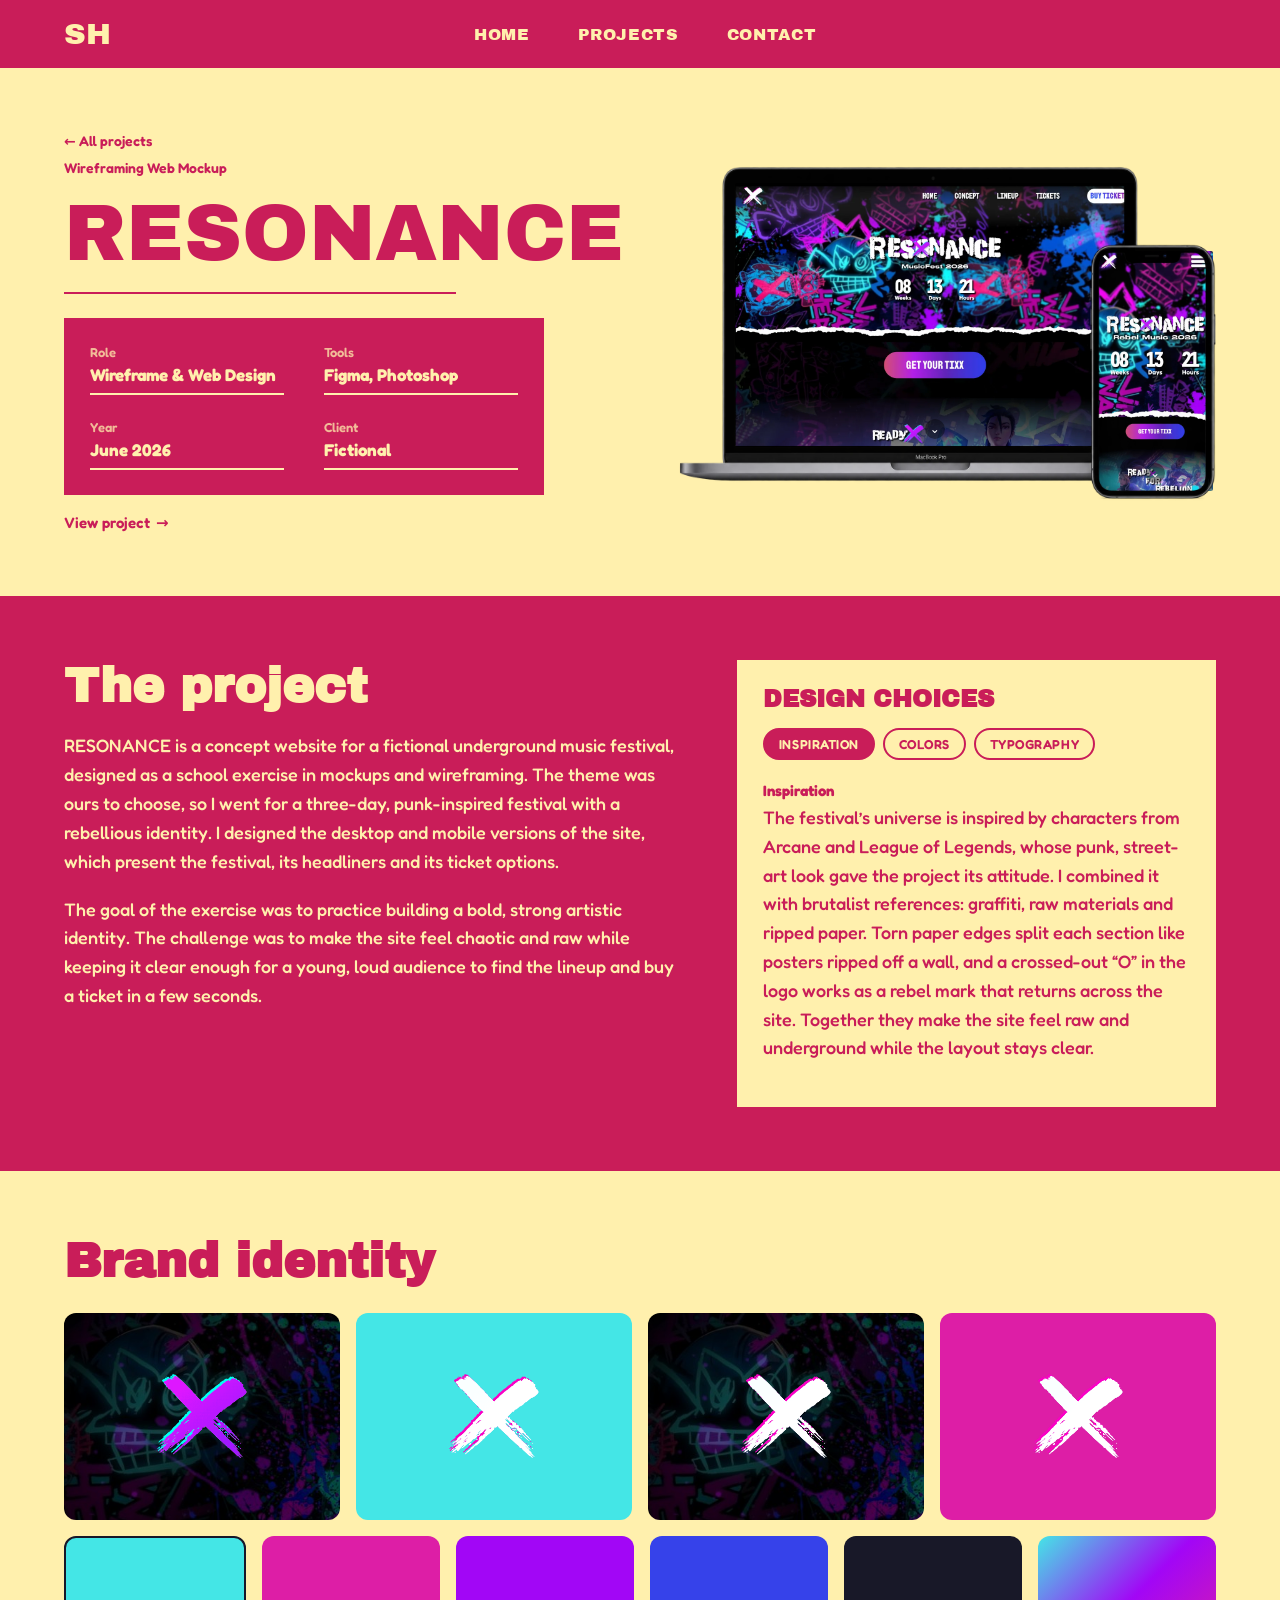
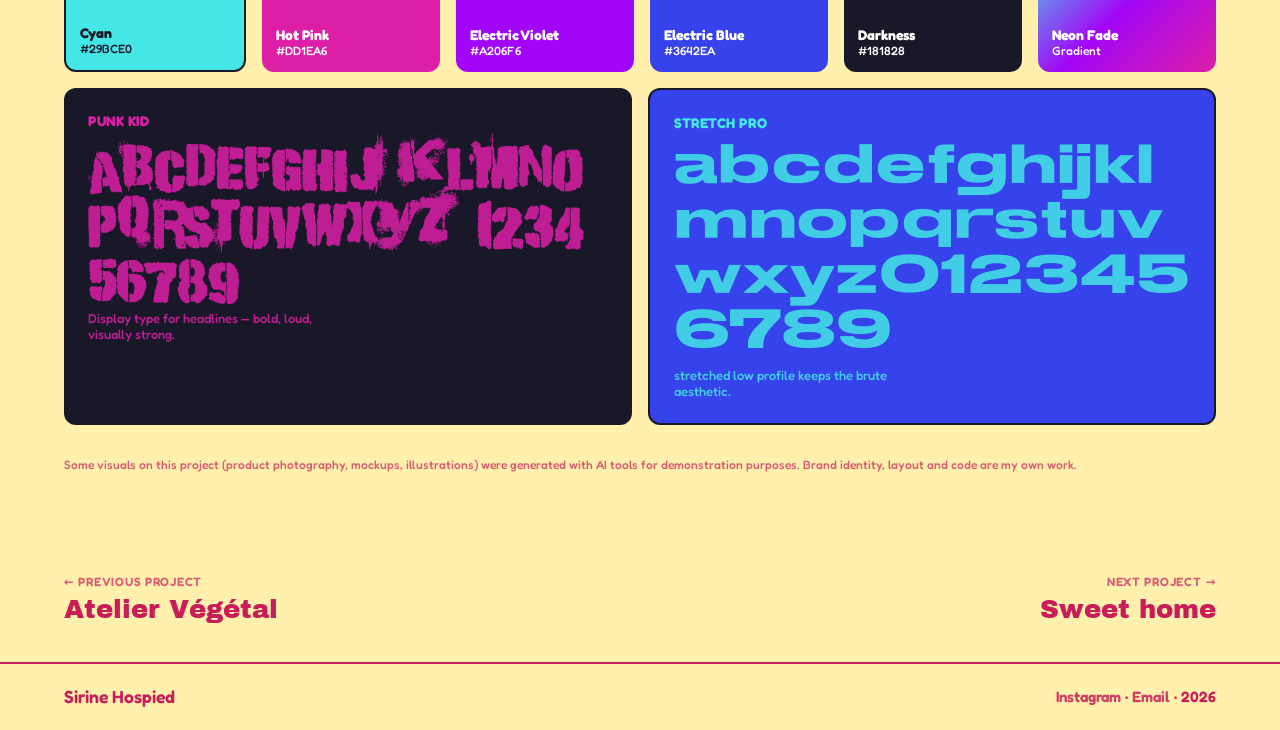
<file: sirine-hospied/projects/resonance.html>
<!doctype html>
<html lang="en">
  <head>
    <meta charset="utf-8" />
    <meta name="viewport" content="width=device-width, initial-scale=1" />
    <title>Resonance — Sirine Hospied</title>
    <meta name="description" content="Desktop and mobile mockups for a fictional punk-inspired underground music festival. A wireframing project by Sirine Hospied." />

    <link rel="preconnect" href="https://fonts.googleapis.com" />
    <link rel="preconnect" href="https://fonts.gstatic.com" crossorigin />
    <link rel="stylesheet" href="https://fonts.googleapis.com/css2?family=Archivo+Black&family=Fredoka:wght@500;600&display=swap" />
    <link rel="stylesheet" href="../style.css" />
        <link rel="icon" type="image/x-icon" href="../img/favicon.ico">
  </head>
  <body class="pp-resonance">
    <div class="pp-topbar">
  <nav class="pp-topnav">
    <span class="logo">SH</span>
    <button class="pp-menu-toggle" aria-label="Menu" aria-expanded="false">
      <span></span><span></span><span></span>
    </button>
    <ul class="nav-links">
      <li><a href="../index.html">Home</a></li>
      <li><a href="../index.html#projects">Projects</a></li>
      <li><a href="../index.html#contact">Contact</a></li>
    </ul>
  </nav>
</div>

    <header class="pp-hero">
  <a class="pp-back" href="../index.html#projects">&larr; All projects</a>
  <p class="pp-category">Wireframing Web Mockup</p>
  <h1 class="pp-title">RESONANCE</h1>
  <div class="pp-rule"></div>

  <div class="pp-device">
    <div class="pp-screen pp-screen-laptop">
      <img src="../img/ResonanceDesktop.webp" alt="Resonance — desktop view" />
    </div>
    <div class="pp-screen pp-screen-phone">
      <img src="../img/ResonanceMobile.webp" alt="Resonance — mobile view" />
    </div>
    <img class="pp-frame" src="../img/laptop-frame.webp" alt="" />
  </div>

  <div class="pp-info">
    <div><span>Role</span><b>Wireframe &amp; Web Design</b></div>
    <div><span>Tools</span><b>Figma, Photoshop</b></div>
    <div><span>Year</span><b>June 2026</b></div>
    <div><span>Client</span><b>Fictional</b></div>
  </div>

  <a class="pp-link-cta" href="https://www.figma.com/design/Y773Wo9lWgFFPth7dz7JpI/RESONANCE--Copy-?node-id=80-598&t=rAQrZQMvjQbGNROs-1" target="_blank" rel="noopener">
    View project <span class="pp-link-arrow">&rarr;</span>
  </a>
</header>

    <section class="pp-project">
      <div>
        <h2>The project</h2>
        <p>RESONANCE is a concept website for a fictional underground music festival, designed as a school exercise in mockups and wireframing. The theme was ours to choose, so I went for a three-day, punk-inspired festival with a rebellious identity. I designed the desktop and mobile versions of the site, which present the festival, its headliners and its ticket options.</p>
        <p>The goal of the exercise was to practice building a bold, strong artistic identity. The challenge was to make the site feel chaotic and raw while keeping it clear enough for a young, loud audience to find the lineup and buy a ticket in a few seconds.</p>
      </div>

      <div class="pp-tabcard">
        <h3 class="pp-tabcard-title">Design choices</h3>

        <div class="pp-tabcard-tabs" role="tablist">
          <button class="pp-tabcard-tab" aria-selected="true">Inspiration</button>
          <button class="pp-tabcard-tab" aria-selected="false">Colors</button>
          <button class="pp-tabcard-tab" aria-selected="false">Typography</button>
        </div>

        <div class="pp-tabcard-panel"><b>Inspiration</b><p>The festival’s universe is inspired by characters from Arcane and League of Legends, whose punk, street-art look gave the project its attitude. I combined it with brutalist references: graffiti, raw materials and ripped paper. Torn paper edges split each section like posters ripped off a wall, and a crossed-out “O” in the logo works as a rebel mark that returns across the site. Together they make the site feel raw and underground while the layout stays clear.</p></div>
        <div class="pp-tabcard-panel" hidden><b>Colors</b><p>The palette plays on extreme contrast: very dark and very bright colors, used to mimic a neon and graffiti effect. Electric blue, pink and purple glow against a black background like spray paint at night, which ties the site to the festival’s underground, after-dark mood. The brightest gradients are kept for the buttons and the ticket cards, so the most important actions are always the first thing the eye finds. </p></div>
        <div class="pp-tabcard-panel" hidden><b>Typography</b><p>Titles are set in Punk Kid, a rough, hand-sprayed typeface that reads like graffiti tags and gig posters, so the headlines carry the festival’s attitude. Body text uses Stretch Pro, a wide, clean face that stays legible on a busy neon background. The contrast between the messy headlines and the clean text lets the page be wild and bold while staying readable.</p></div>
        </div>
    </section>

    <section class="pp-section">
      <h2 class="pp-h2-dark">Brand identity</h2>

      <div class="pp-row pp-logos">
        
        <div class="logo-tile pp-dark pp-tile-img pp-logo-img" style="background-image:url('../img/ResonanceTexture.jpg')">
  <img src="../img/ResonanceLogo2.png" alt="Resonance logo" />
</div>
<div class="logo-tile pp-accent pp-logo-img"><img src="../img/ResonanceLogo.png" alt="Resonance logo" /></div>
        <div class="logo-tile pp-dark pp-tile-img pp-logo-img" style="background-image:url('../img/ResonanceTexture.jpg')">
  <img src="../img/ResonanceLogo.png" alt="Resonance logo" />
</div>
        <div class="logo-tile pp-accent2 pp-logo-img"><img src="../img/ResonanceLogo.png" alt="Resonance logo" /></div>
      </div>

      <div class="pp-row" style="margin-top:16px">
        <div class="swatch pp-accent swatch-light"><b>Cyan</b><span>#29BCE0</span></div>
        <div class="swatch pp-accent2 swatch-dark"><b>Hot Pink</b><span>#DD1EA6</span></div>
        <div class="swatch pp-highlight swatch-dark"><b>Electric Violet</b><span>#A206F6</span></div>
        <div class="swatch pp-light swatch-dark"><b>Electric Blue</b><span>#3642EA</span></div>
        <div class="swatch pp-dark swatch-dark"><b>Darkness</b><span>#181828</span></div>
        <div class="swatch swatch-dark pp-swatch-gradient">
  <b>Neon Fade</b>
  <span>Gradient</span>
</div>
    
      </div>

      <div class="pp-row pp-fonts" style="margin-top:16px">
        <div class="font-tile pp-dark pp-text-accent2">
          <b>Punk Kid</b>
          <p class="font-sample pp-titlefont">
            ABCDEFGHIJKLMNOPQRSTUVWXYZ0123456789
          </p>
          <p class="font-desc">Display type for headlines — bold, loud, visually strong.</p>
        </div>
        <div class="font-tile pp-light pp-text-accent" style="border:2px solid var(--c-dark)">
          <b>Stretch Pro</b>
          <p class="font-sample pp-mainfont">
            abcdefghijklmnopqrstuvwxyz0123456789
          </p>
          <p class="font-desc">stretched low profile keeps the brute aesthetic.</p>
        </div>
      </div>

      <p class="pp-ai-note">Some visuals on this project (product photography, mockups, illustrations) were generated with AI tools for demonstration purposes. Brand identity, layout and code are my own work.</p>
    </section>

    <nav class="pp-adjacent">
      <div class="pp-adjacent-link prev">
        <span class="pp-adjacent-label">&larr; Previous project</span>
        <a class="pp-adjacent-name" href="../projects/atelierVegetal.html">Atelier Végétal</a>
      </div>
      <div class="pp-adjacent-link next">
        <span class="pp-adjacent-label">Next project &rarr;</span>
        <a class="pp-adjacent-name" href="../projects/sweethome.html">Sweet home</a>
      </div>
    </nav>

    <footer class="footer">
      <p class="footer-name">Sirine Hospied</p>
      <p class="footer-links">
        <a href="https://instagram.com/alexa_dunxan" target="_blank" rel="noopener">Instagram</a>
        ·
         <a href="#" id="footer-email">Email</a>
        ·
        <span>2026</span>
      </p>
    </footer>
    <script src="../script.js"></script>
  </body>
</html>
</file>
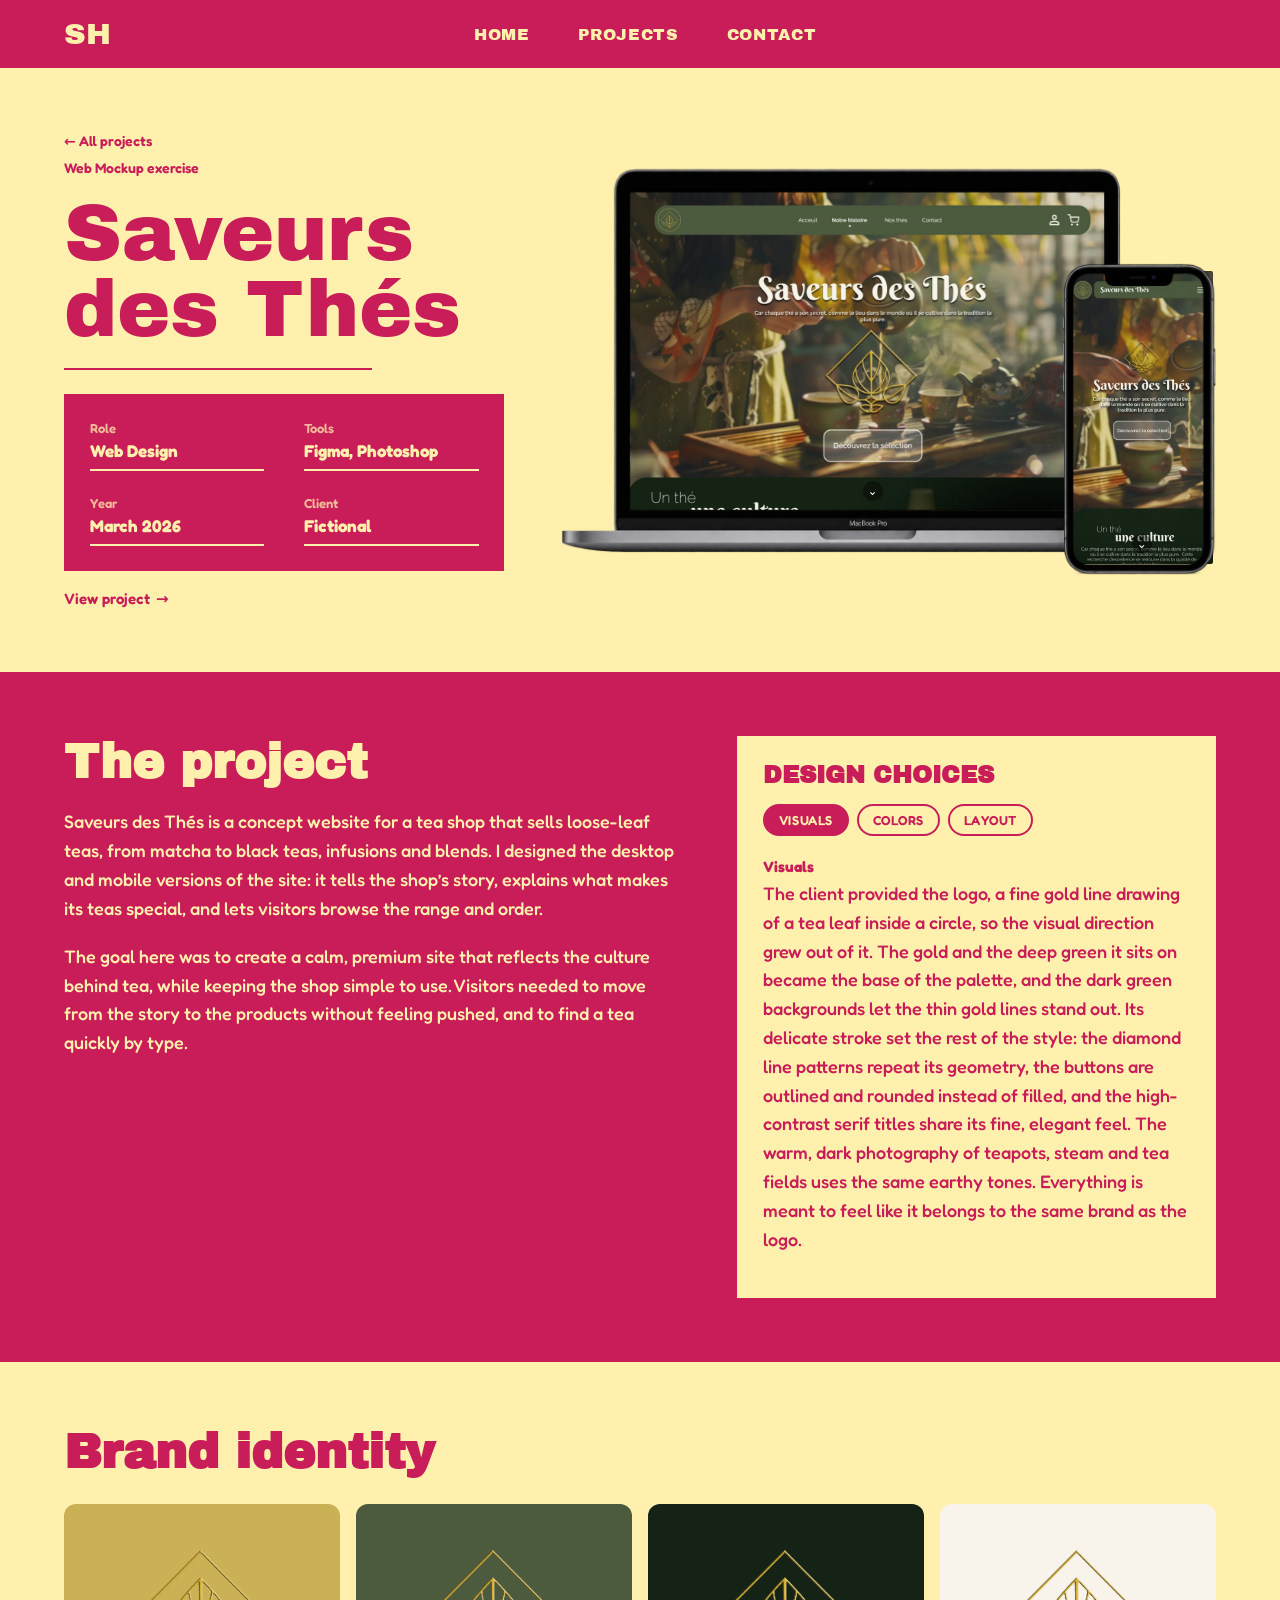
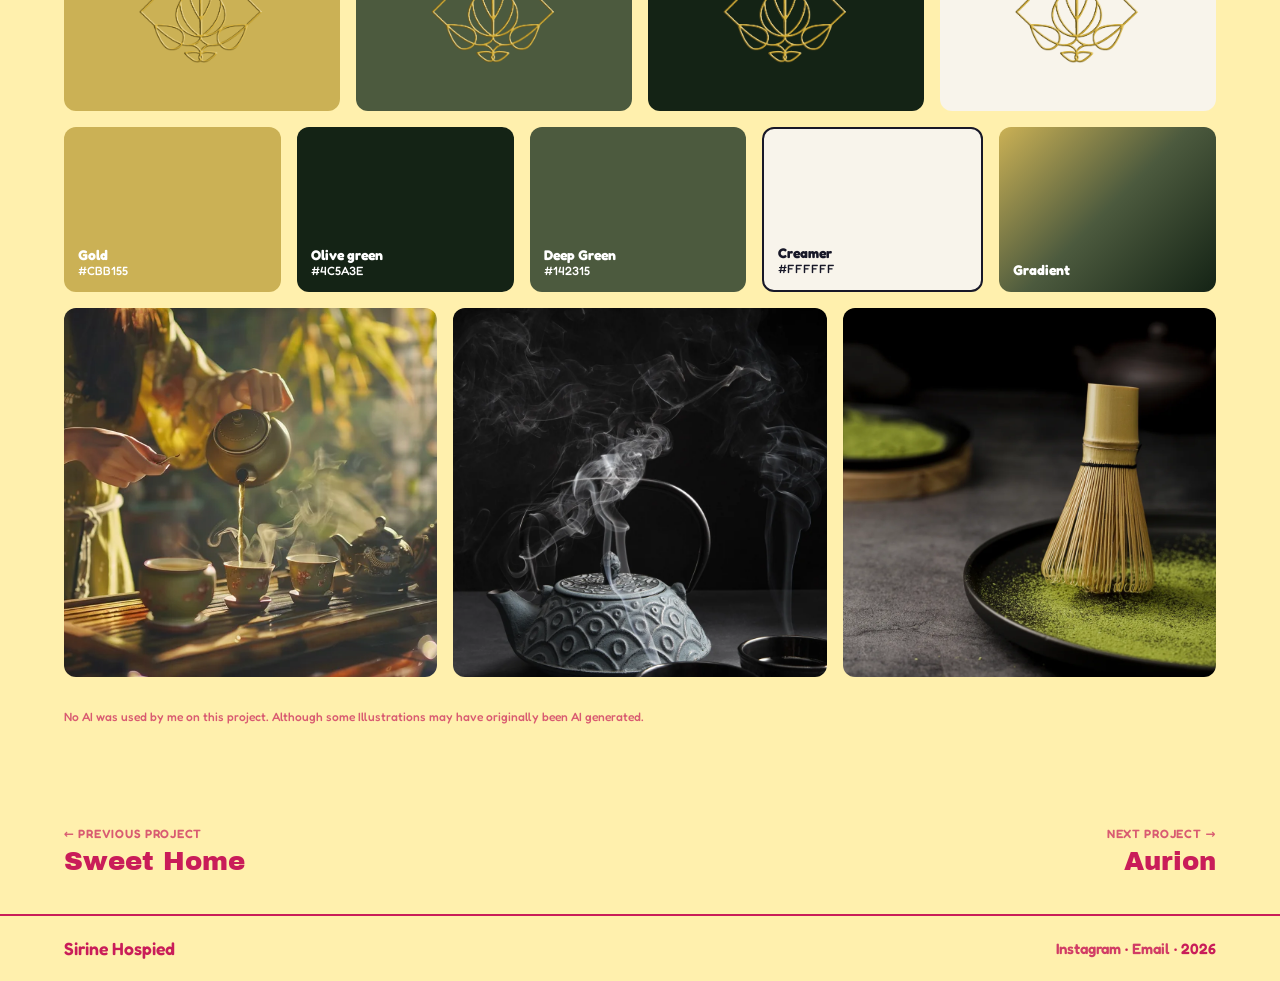
<file: sirine-hospied/projects/SaveursDesThes.html>
<!doctype html>
<html lang="en">
  <head>
    <meta charset="utf-8" />
    <meta name="viewport" content="width=device-width, initial-scale=1" />
    <title>Saveurs des Thés — Sirine Hospied</title>
    <meta name="description" content="Desktop and mobile website mockups for a loose-leaf tea shop concept. A web design project by Sirine Hospied." />

    <link rel="preconnect" href="https://fonts.googleapis.com" />
    <link rel="preconnect" href="https://fonts.gstatic.com" crossorigin />
    <link rel="stylesheet" href="https://fonts.googleapis.com/css2?family=Archivo+Black&family=Fredoka:wght@500;600&display=swap" />
        <link rel="icon" type="image/x-icon" href="../img/favicon.ico">
    <link rel="stylesheet" href="../style.css" />
  </head>
  <body class="pp-saveurs">
    <div class="pp-topbar">
  <nav class="pp-topnav">
    <span class="logo">SH</span>
    <button class="pp-menu-toggle" aria-label="Menu" aria-expanded="false">
      <span></span><span></span><span></span>
    </button>
    <ul class="nav-links">
      <li><a href="../index.html">Home</a></li>
      <li><a href="../index.html#projects">Projects</a></li>
      <li><a href="../index.html#contact">Contact</a></li>
    </ul>
  </nav>
</div>

    <header class="pp-hero">
  <a class="pp-back" href="../index.html#projects">&larr; All projects</a>
  <p class="pp-category">Web Mockup exercise</p>
  <h1 class="pp-title">Saveurs des Thés</h1>
  <div class="pp-rule"></div>

  <div class="pp-device">
    <div class="pp-screen pp-screen-laptop">
      <img src="../img/SaveursDesThesDesktop.webp" alt="Saveurs des Thés — desktop view" />
    </div>
    <div class="pp-screen pp-screen-phone">
      <img src="../img/SaveursDesThesMobile.webp" alt="Saveurs des Thés — mobile view" />
    </div>
    <img class="pp-frame" src="../img/laptop-frame.webp" alt="" />
  </div>

  <div class="pp-info">
    <div><span>Role</span><b>Web Design</b></div>
    <div><span>Tools</span><b>Figma, Photoshop</b></div>
    <div><span>Year</span><b>March 2026</b></div>
    <div><span>Client</span><b>Fictional</b></div>
  </div>

  <a class="pp-link-cta" href="https://www.figma.com/design/fceFT0FJqnJvHmIzDH8CYL/Saveursdesth%C3%A9s?node-id=74-105&t=dcszGVI8T6kXZah8-1" target="_blank" rel="noopener">
    View project <span class="pp-link-arrow">&rarr;</span>
  </a>
</header>

    <section class="pp-project">
      <div>
        <h2>The project</h2>
        <p>Saveurs des Thés is a concept website for a tea shop that sells loose-leaf teas, from matcha to black teas, infusions and blends. I designed the desktop and mobile versions of the site: it tells the shop’s story, explains what makes its teas special, and lets visitors browse the range and order.</p>
        <p>The goal here was to create a calm, premium site that reflects the culture behind tea, while keeping the shop simple to use. Visitors needed to move from the story to the products without feeling pushed, and to find a tea quickly by type.</p>
      </div>

      <div class="pp-tabcard">
        <h3 class="pp-tabcard-title">Design choices</h3>

        <div class="pp-tabcard-tabs" role="tablist">
          <button class="pp-tabcard-tab" aria-selected="true">Visuals</button>
          <button class="pp-tabcard-tab" aria-selected="false">Colors</button>
          <button class="pp-tabcard-tab" aria-selected="false">Layout</button>
        </div>

        <div class="pp-tabcard-panel"><b>Visuals</b><p>The client provided the logo, a fine gold line drawing of a tea leaf inside a circle, so the visual direction grew out of it. The gold and the deep green it sits on became the base of the palette, and the dark green backgrounds let the thin gold lines stand out. Its delicate stroke set the rest of the style: the diamond line patterns repeat its geometry, the buttons are outlined and rounded instead of filled, and the high-contrast serif titles share its fine, elegant feel. The warm, dark photography of teapots, steam and tea fields uses the same earthy tones. Everything is meant to feel like it belongs to the same brand as the logo.</p></div>
        <div class="pp-tabcard-panel" hidden><b>Colors</b><p>The palette comes straight from the product and from the client’s gold logo. A deep forest green sets the calm, serious tone of the darkest sections and the footer, and a softer olive green is used for the navigation, product cards and buttons, so the page stays natural without feeling heavy. A muted gold, taken from the logo, is kept for highlights and accent cards, which keeps it precious and prevents it from overwhelming the page. Warm creams and sand tones fill the shop section and the contact form, giving the products and fields a clean, open background after the darker story sections. Together they feel refined rather than loud, which suits a product people buy to slow down. </p></div>
        <div class="pp-tabcard-panel" hidden><b>Layout</b><p>The page moves from story to shop. It opens with the brand story, then the qualities, the mission and finally the products, so visitors learn why the shop is different before they see prices. Sections overlap with rounded corners and images sit at slightly different positions, which keeps the page from feeling like a rigid grid. In the shop, round tea swatches (Matcha, Vert, Noir, Infusions, Oolong, Maté) let visitors filter by type visually, and consistent product cards make the range easy to scan.</p></div>
      </div>
    </section>

    <section class="pp-section">
      <h2 class="pp-h2-dark">Brand identity</h2>

      <div class="pp-row pp-logos">
        <div class="logo-tile pp-accent pp-logo-img"><img src="../img/SaveursLogo.png" alt="Saveurs des Thés logo" /></div>
        <div class="logo-tile pp-highlight pp-logo-img"><img src="../img/SaveursLogo.png" alt="Saveurs des Thés logo" /></div>
        <div class="logo-tile pp-accent2 pp-logo-img"><img src="../img/SaveursLogo.png" alt="Saveurs des Thés logo" /></div>
        <div class="logo-tile pp-light pp-logo-img"><img src="../img/SaveursLogo.png" alt="Saveurs des Thés logo" /></div>
      </div>

      <div class="pp-row" style="margin-top:16px">
        <div class="swatch pp-accent swatch-dark"><b>Gold</b><span>#CBB155</span></div>
        <div class="swatch pp-accent2 swatch-dark"><b>Olive green</b><span>#4C5A3E</span></div>
        <div class="swatch pp-highlight swatch-dark"><b>Deep Green</b><span>#142315</span></div>
        <div class="swatch pp-light swatch-light"><b>Creamer</b><span>#FFFFFF</span></div>
        <div class="swatch swatch-dark pp-swatch-gradient">
  <b>Gradient</b>
</div>
    
      </div>

      <div class="pp-row" style="margin-top:16px">
  <div class="logo-tile pp-tile-img" style="background-image:url('../img/SaveursImg1.webp')"></div>
  <div class="logo-tile pp-tile-img" style="background-image:url('../img/SaveursImg2.webp')"></div>
  <div class="logo-tile pp-tile-img" style="background-image:url('../img/SaveursImg3.webp')"></div>
</div>

      <p class="pp-ai-note">No AI was used by me on this project. Although some Illustrations may have originally been AI generated.</p>
    </section>

    <nav class="pp-adjacent">
      <div class="pp-adjacent-link prev">
        <span class="pp-adjacent-label">&larr; Previous project</span>
        <a class="pp-adjacent-name" href="../projects/sweethome.html">Sweet Home</a>
      </div>
      <div class="pp-adjacent-link next">
        <span class="pp-adjacent-label">Next project &rarr;</span>
        <a class="pp-adjacent-name" href="../projects/aurion.html">Aurion</a>
      </div>
    </nav>

    <footer class="footer">
      <p class="footer-name">Sirine Hospied</p>
      <p class="footer-links">
        <a href="https://instagram.com/alexa_dunxan" target="_blank" rel="noopener">Instagram</a>
        ·
        <a href="#" id="footer-email">Email</a>
        ·
        <span>2026</span>
      </p>
    </footer>
    <script src="../script.js"></script>
  </body>
</html>
</file>
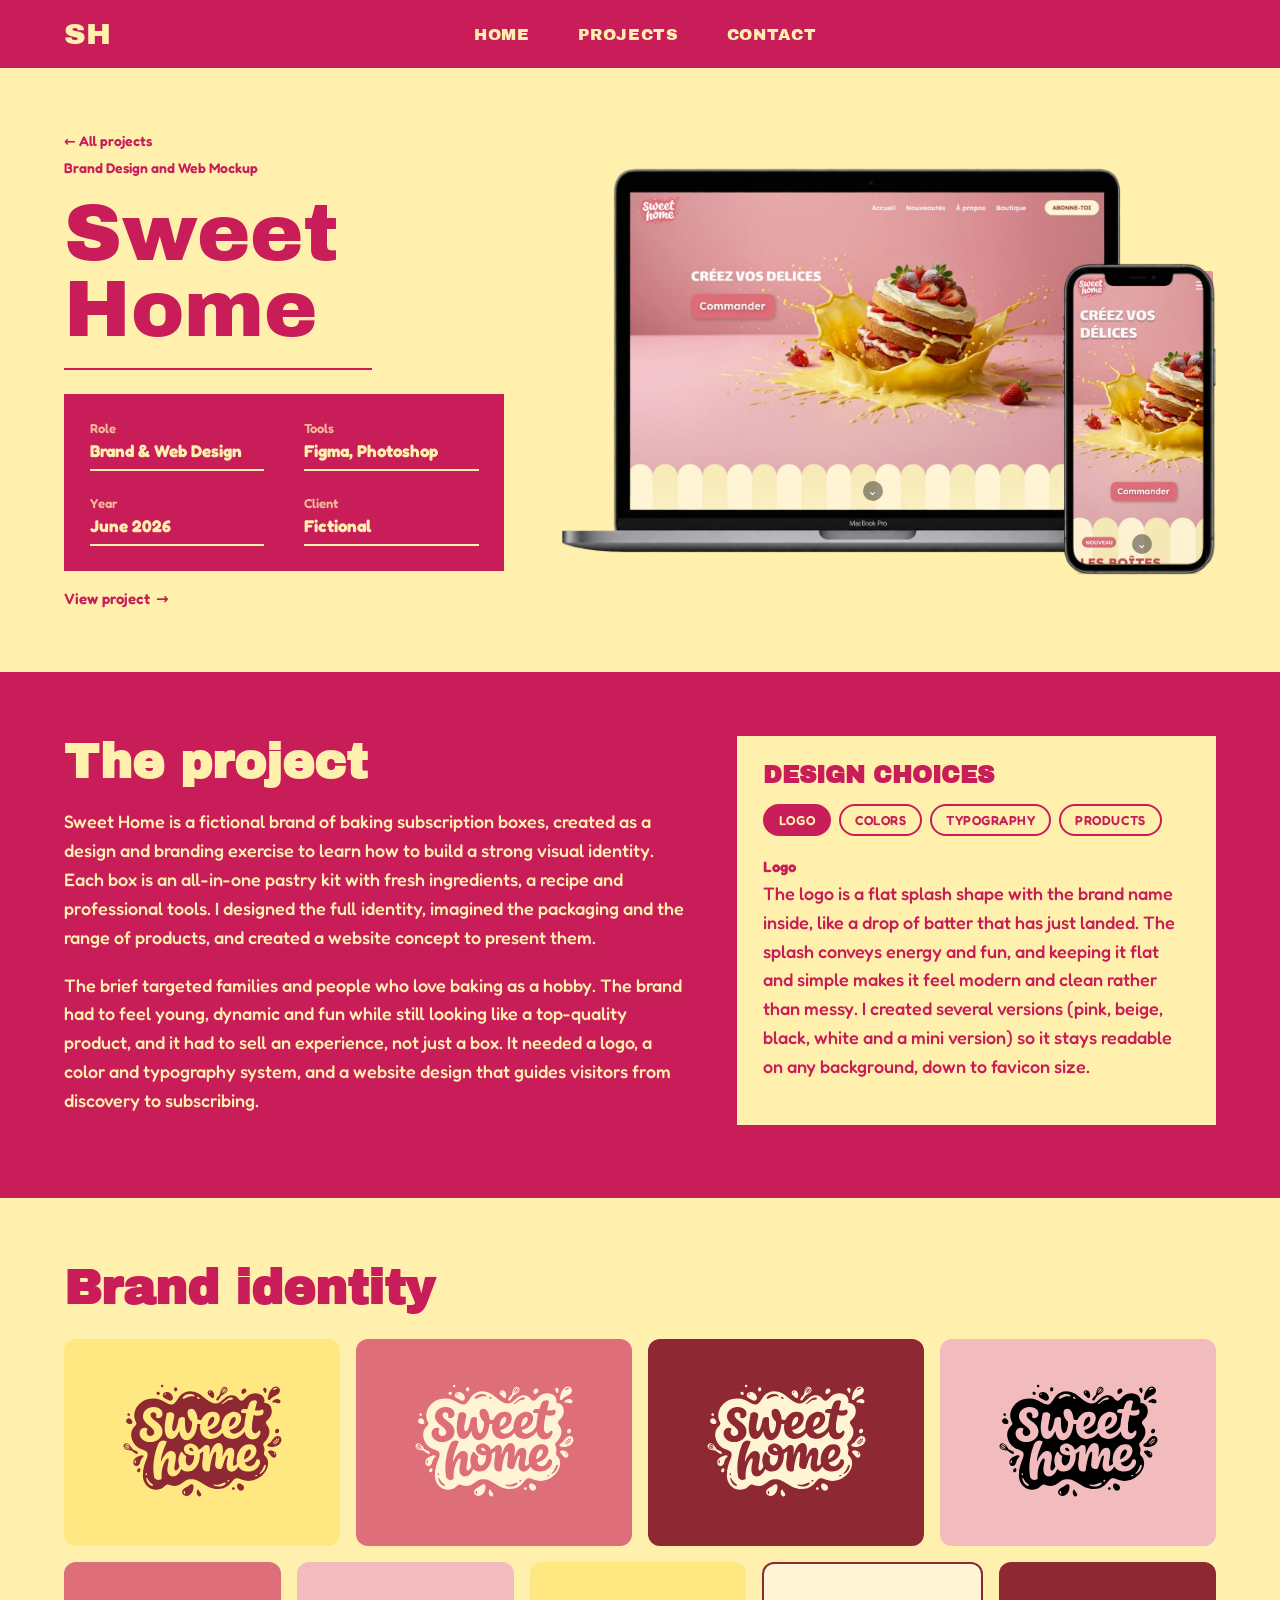
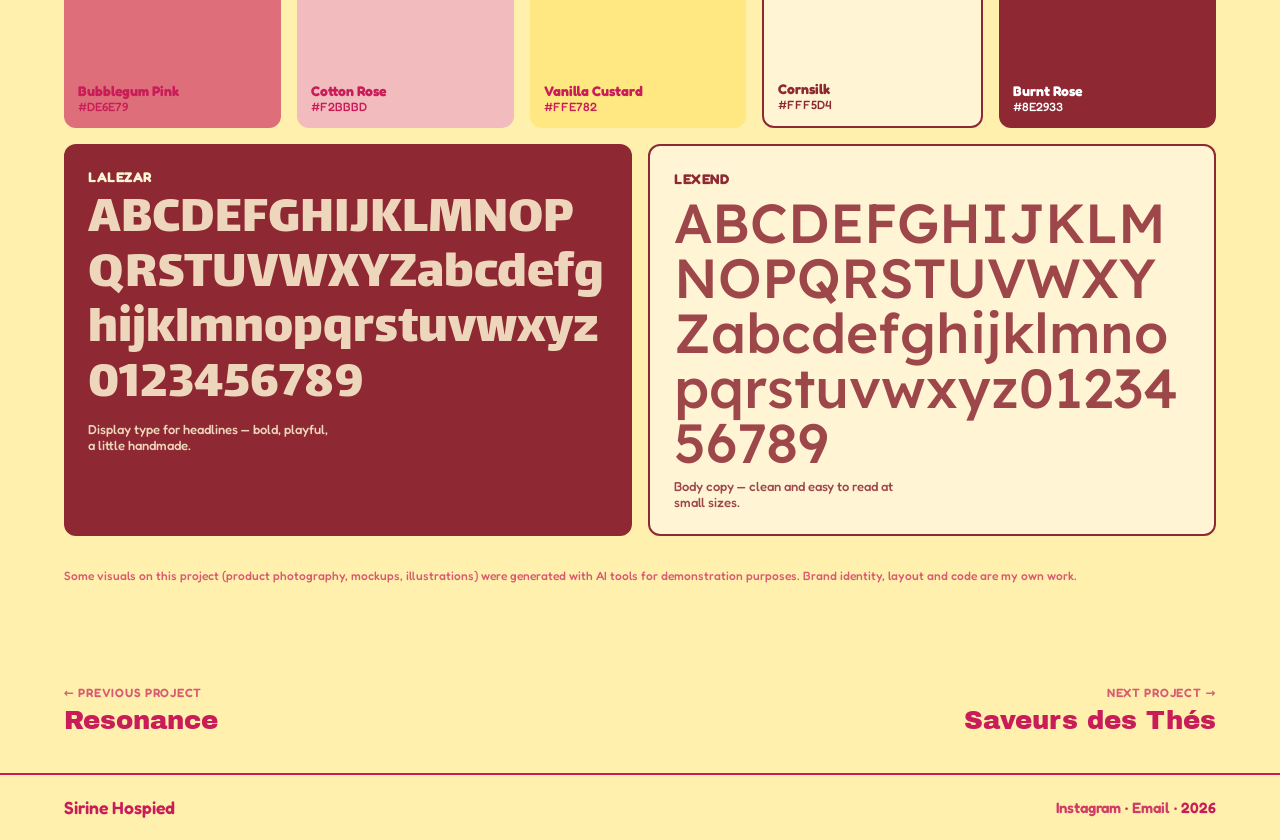
<file: sirine-hospied/projects/sweethome.html>
<!doctype html>
<html lang="en">
  <head>
    <meta charset="utf-8" />
    <meta name="viewport" content="width=device-width, initial-scale=1" />
    <title>Sweet Home — Sirine Hospied</title>
    <meta
      name="description"
      content="Brand identity, packaging and website concept for a fictional baking subscription box. A branding project by Sirine Hospied."
    />

    <link rel="preconnect" href="https://fonts.googleapis.com" />
    <link rel="preconnect" href="https://fonts.gstatic.com" crossorigin />
    <link
      rel="stylesheet"
      href="https://fonts.googleapis.com/css2?family=Archivo+Black&family=Fredoka:wght@500;600&family=Lalezar&family=Lexend:wght@400;600&display=swap"
    />
    <link rel="icon" type="image/x-icon" href="../img/favicon.ico" />
    <link rel="stylesheet" href="../style.css" />
  </head>
  <body class="pp-sweethome">
    <div class="pp-topbar">
      <nav class="pp-topnav">
        <span class="logo">SH</span>
        <button class="pp-menu-toggle" aria-label="Menu" aria-expanded="false">
          <span></span><span></span><span></span>
        </button>
        <ul class="nav-links">
          <li><a href="../index.html">Home</a></li>
          <li><a href="../index.html#projects">Projects</a></li>
          <li><a href="../index.html#contact">Contact</a></li>
        </ul>
      </nav>
    </div>

    <header class="pp-hero">
      <a class="pp-back" href="../index.html#projects">&larr; All projects</a>
      <p class="pp-category">Brand Design and Web Mockup</p>
      <h1 class="pp-title">Sweet Home</h1>
      <div class="pp-rule"></div>

      <div class="pp-device">
        <div class="pp-screen pp-screen-laptop">
          <img
            src="../img/SweetHomeDesktop.webp"
            alt="Sweet Home — desktop view"
          />
        </div>
        <div class="pp-screen pp-screen-phone">
          <img
            src="../img/SweetHomeMobile.webp"
            alt="Sweet Home — mobile view"
          />
        </div>
        <img class="pp-frame" src="../img/laptop-frame.webp" alt="" />
      </div>

      <div class="pp-info">
        <div><span>Role</span><b>Brand &amp; Web Design</b></div>
        <div><span>Tools</span><b>Figma, Photoshop</b></div>
        <div><span>Year</span><b>June 2026</b></div>
        <div><span>Client</span><b>Fictional</b></div>
      </div>

      <a
        class="pp-link-cta"
        href="https://www.figma.com/design/ZDX3Fio78HNfRn9zMEzu4O/SWEET-HOME?node-id=0-1&p=f"
        target="_blank"
        rel="noopener"
      >
        View project <span class="pp-link-arrow">&rarr;</span>
      </a>
    </header>

    <section class="pp-project">
      <div>
        <h2>The project</h2>
        <p>
          Sweet Home is a fictional brand of baking subscription boxes, created
          as a design and branding exercise to learn how to build a strong
          visual identity. Each box is an all-in-one pastry kit with fresh
          ingredients, a recipe and professional tools. I designed the full
          identity, imagined the packaging and the range of products, and
          created a website concept to present them.
        </p>
        <p>
          The brief targeted families and people who love baking as a hobby. The
          brand had to feel young, dynamic and fun while still looking like a
          top-quality product, and it had to sell an experience, not just a box.
          It needed a logo, a color and typography system, and a website design
          that guides visitors from discovery to subscribing.
        </p>
      </div>

      <div class="pp-tabcard">
        <h3 class="pp-tabcard-title">Design choices</h3>

        <div class="pp-tabcard-tabs" role="tablist">
          <button class="pp-tabcard-tab" aria-selected="true">Logo</button>
          <button class="pp-tabcard-tab" aria-selected="false">Colors</button>
          <button class="pp-tabcard-tab" aria-selected="false">
            Typography
          </button>
          <button class="pp-tabcard-tab" aria-selected="false">Products</button>
        </div>

        <div class="pp-tabcard-panel">
          <b>Logo</b>
          <p>
            The logo is a flat splash shape with the brand name inside, like a
            drop of batter that has just landed. The splash conveys energy and
            fun, and keeping it flat and simple makes it feel modern and clean
            rather than messy. I created several versions (pink, beige, black,
            white and a mini version) so it stays readable on any background,
            down to favicon size.
          </p>
        </div>
        <div class="pp-tabcard-panel" hidden>
          <b>Colors</b>
          <p>
            The palette is inspired by sweets and food. Pink shades recall
            strawberries and frosting, while yellow and cream evoke vanilla
            custard and butter, which gives the brand its strawberry-and-cream
            feel. A deeper burnt rose, like jam or dark chocolate, adds contrast
            so the text stays readable. The mix is cheerful and young, but the
            soft, creamy tones also keep it feeling like quality and appetizing,
            not childish.
          </p>
        </div>
        <div class="pp-tabcard-panel" hidden>
          <b>Typography</b>
          <p>
            Lalezar is used for titles. Its heavy, rounded shapes echo the
            chunky lettering of the logo and stay punchy at large sizes, so
            headlines grab attention while staying easy to read. Lexend is used
            for subtitles and body text. It was designed for easy reading, which
            suits product details and forms, especially on a phone. Its clean
            shapes balance the expressiveness of Lalezar, so the pair feels
            playful without being tiring to read.
          </p>
        </div>
        <div class="pp-tabcard-panel" hidden>
          <b>Products</b>
          <p>
            Beyond the logo, I imagined the brand’s world: the packaging and the
            range it could sell. The boxes are shaped like a small bakery shop
            front, with a striped awning and a window, which reinforces the cozy
            “home” feeling. Each flavor has its own color and name (Strawberry,
            Rhubarb, Peach, Chocolate and Caramel), split between classics and
            seasonal boxes, so the range feels varied and gives customers a
            reason to come back.
          </p>
        </div>
      </div>
    </section>

    <section class="pp-section">
      <h2 class="pp-h2-dark">Brand identity</h2>

      <div class="pp-row pp-logos">
        <div class="logo-tile pp-highlight">
          <span class="logo-mark pp-dark"></span>
        </div>
        <div class="logo-tile pp-accent">
          <span class="logo-mark pp-light"></span>
        </div>
        <div class="logo-tile pp-dark">
          <span class="logo-mark pp-light"></span>
        </div>
        <div class="logo-tile pp-accent2">
          <span class="logo-mark pp-ink"></span>
        </div>
      </div>

      <div class="pp-row" style="margin-top: 16px">
        <div class="swatch pp-accent">
          <b>Bubblegum Pink</b><span>#DE6E79</span>
        </div>
        <div class="swatch pp-accent2">
          <b>Cotton Rose</b><span>#F2BBBD</span>
        </div>
        <div class="swatch pp-highlight">
          <b>Vanilla Custard</b><span>#FFE782</span>
        </div>
        <div class="swatch pp-light swatch-light">
          <b>Cornsilk</b><span>#FFF5D4</span>
        </div>
        <div class="swatch pp-dark swatch-dark">
          <b>Burnt Rose</b><span>#8E2933</span>
        </div>
      </div>

      <div class="pp-row pp-fonts" style="margin-top: 16px">
        <div class="font-tile pp-dark pp-text-light">
          <b>Lalezar</b>
          <p class="font-sample pp-titlefont">
            ABCDEFGHIJKLMNOPQRSTUVWXYZabcdefghijklmnopqrstuvwxyz0123456789
          </p>
          <p class="font-desc">
            Display type for headlines — bold, playful, a little handmade.
          </p>
        </div>
        <div
          class="font-tile pp-light pp-text-dark"
          style="border: 2px solid var(--c-dark)"
        >
          <b>Lexend</b>
          <p class="font-sample pp-mainfont">
            ABCDEFGHIJKLMNOPQRSTUVWXYZabcdefghijklmnopqrstuvwxyz0123456789
          </p>
          <p class="font-desc">
            Body copy — clean and easy to read at small sizes.
          </p>
        </div>
      </div>

      <p class="pp-ai-note">
        Some visuals on this project (product photography, mockups,
        illustrations) were generated with AI tools for demonstration purposes.
        Brand identity, layout and code are my own work.
      </p>
    </section>

    <nav class="pp-adjacent">
      <div class="pp-adjacent-link prev">
        <span class="pp-adjacent-label">&larr; Previous project</span>
        <a class="pp-adjacent-name" href="../projects/resonance.html"
          >Resonance</a
        >
      </div>
      <div class="pp-adjacent-link next">
        <span class="pp-adjacent-label">Next project &rarr;</span>
        <a class="pp-adjacent-name" href="../projects/SaveursDesThes.html"
          >Saveurs des Thés</a
        >
      </div>
    </nav>

    <footer class="footer">
      <p class="footer-name">Sirine Hospied</p>
      <p class="footer-links">
        <a
          href="https://instagram.com/alexa_dunxan"
          target="_blank"
          rel="noopener"
          >Instagram</a
        >
        ·
        <a href="#" id="footer-email">Email</a>
        ·
        <span>2026</span>
      </p>
    </footer>
    <script src="../script.js"></script>
  </body>
</html>
</file>
<file: sirine-hospied/style.css>
/* ---------- 1. VARIABLES: change a colour here, it changes everywhere ---------- */
:root {
  --cream: #fff0ad;
  --pink: #C91D59;
  --font-title: "Archivo Black", Impact, sans-serif;
  --font-body: "Fredoka", system-ui, sans-serif;
  --font-slab: 'Alfa Slab One', Georgia, serif;
}

@font-face {
  font-family: 'Punk Kid';
  src: url('fonts/punkkid.ttf') format('truetype');
}
@font-face {
  font-family: 'Stretch Pro';
  src: url('fonts/StretchPro.otf') format('opentype');
}

/* ---------- 2. RESET: remove the browser's default spacing ---------- */
* {
  box-sizing: border-box;
  margin: 0;
  padding: 0;
}
body {
  font-family: var(--font-body);
  font-weight: 500;
}
a {
  color: inherit;
  text-decoration: none;
}
ul {
  list-style: none;
}

/* ---------- 3. HERO ---------- */
.hero {
  position: relative; /* children can be positioned relative to the hero */
  height: 100vh;      /* vh = 1% of the screen height, so 100vh = full screen */
  min-height: 560px;
  overflow: hidden;   /* hide anything that sticks out */
}

/* A stage fills the hero completely and defines two colours: --bg and --ink.
   The inverted copy simply swaps them, which is the whole trick. */
.hero-stage {
  --bg: var(--cream);
  --ink: var(--pink);
  position: absolute;
  inset: 0; /* shortcut for top/right/bottom/left: 0 */
}

/* The light: a copy of the stage with swapped colours, only visible inside a circle.
   JS updates --x, --y and --r as you move the mouse. */
.hero-stage.hero-inverted {
  --bg: var(--pink);
  --ink: var(--cream);
  --x: 50%;
  --y: 50%;
  --r: 0px;
  clip-path: circle(var(--r) at var(--x) var(--y)); /* show only a circle */
  pointer-events: none; /* clicks go through to the real page underneath */
}

/* Layers are stacked on top of each other */
.hero-layer {
  position: absolute;
  inset: 0;
  padding: 22px 3vw;
  background: var(--bg);
  color: var(--ink);
}

/* The diagonal: same content, colours swapped, cut into a triangle-ish shape.
   polygon() lists the corners: top-left of shape, top-right, bottom-right, bottom-left.
   Try changing the 90% to move the diagonal. */
.hero-layer.hero-diagonal {
  background: var(--ink);
  color: var(--bg);
  clip-path: polygon(90% 0, 100% 0, 100% 100%, 0 100%);
}

/* ---------- 4. NAVBAR ---------- */
.navbar {
  display: flex;        /* puts children in a row */
  align-items: center;  /* vertically centred */
  font-family: var(--font-title);
  font-size: clamp(15px, 1.7vw, 22px); /* clamp(min, ideal, max): scales with screen size */
  text-transform: uppercase;
}
.logo { font-size: clamp(28px, 3.4vw, 44px); }
.nav-links {
  display: flex;
  gap: clamp(24px, 5vw, 80px);
  margin: 0 auto; /* auto margins push the links to the middle */
  padding-right: 6vw;
}

/* ---------- 5. HERO TEXT ---------- */
.hero-title {
  position: absolute;
  left: 50%;
  top: 50%;
  transform: translate(-50%, -50%);
  width: max-content;
}
.hero-name {
  font-size: clamp(18px, 2.4vw, 32px);
  font-weight: 600;
  text-transform: uppercase;
}
h1 {
  position: relative;
  font-family: var(--font-title);
  font-size: clamp(34px, 10.2vw, 150px);
  line-height: 1;
  text-transform: uppercase;
  white-space: nowrap; /* never wrap "WEB DESIGN" onto two lines */
}
.hero-arrow {
  position: absolute;
  left: 100%;
  top: 55%;
  width: 0.3em;
  transform: translateX(-45%);
  fill: none;
  stroke: currentColor;
  stroke-width: 3;
}

.hero-subtitle {
  font-size: clamp(16px, 2.4vw, 32px);
  font-weight: 600;
  text-transform: uppercase;
  letter-spacing: 0.55em; /* the wide spacing between letters */
  margin: auto;
  text-align: center;
}

.hero-dots {
  display: flex;
  justify-content: center;
  gap: 6px;
  margin-top: 1.4rem;
}
.hero-dots i {
  width: 7px;
  height: 7px;
  border-radius: 50%;
  background: currentColor;
  opacity: 0.4;
}
.hero-dots i:nth-child(3) { opacity: 1; } /* the third dot is the "active" one */

.hero-lead {
  position: absolute;
  right: 3vw;
  bottom: 9%;
  width: min(46vw, 480px);
  font-size: clamp(14px, 1.55vw, 20px);
  line-height: 1.35;
}

/* ---------- 6. ABOUT SECTION ---------- */
.about {
  --illus-w: 35vw;   /* defined once, reused in 3 places below */
  --illus-left: 7vw;
}

/* ----- top half ----- */
.about-top {
  position: relative;  /* reference point for the illustration + button */
  display: grid;
  grid-template-columns: 1fr min(25vw, 270px); /* text | toolkit */
  gap: 5vw;
 padding: 6vw 1vw calc(var(--illus-w) * 0.36 + 3vw);
  background: var(--cream);
  color: var(--pink);
}

.about-hello, .about-name {
  font-family: var(--font-slab);
  font-size: clamp(48px, 8vw, 120px);
  line-height: 1.05;
  text-transform: uppercase;
}
.about-hello, .about-outlined { /* cream fill + pink outline + hard shadow = "extruded" look */
  color: var(--cream);
  -webkit-text-stroke: 2px var(--pink);
  text-shadow: 7px 7px 0 var(--pink);
}
.about-name { letter-spacing: .06em; }
.about-name::after { /* the underline */
  content: "";
  display: block;
  width: 62%;
  height: 3px;
  margin: .1em 0 0 auto; /* auto left margin pushes it right */
  background: var(--pink);
}

.about-intro { margin-left: 5vw; }
.about-intro p {
    margin-top: 2.5rem;
    font-size: clamp(20px, 1.8vw, 25px);
    line-height: 1.45;
    font-weight: 600;
    max-width: 80%;
}

.about-toolkit h2 {
  margin-bottom: 1rem;
  font-size: clamp(16px, 2vw, 26px);
  font-weight: 600;
  letter-spacing: .5em;
  text-align: right;
  text-transform: uppercase;
}
.about-toolkit ul { display: grid; gap: 1.2vw; }
.about-toolkit li {
  display: flex;
  align-items: center;
  padding: .45rem .6rem;
  background: var(--pink);
  color: var(--cream);
  font-size: clamp(16px, 2.1vw, 27px);
  font-weight: 600;
  transition: .2s;
}
.about-toolkit li:hover { transform: translate(-10px); }

.about-icon {
  display: grid; place-items: center;
  width: 1.7em; height: 1.7em;
  background: var(--cream); color: var(--pink);
  border-radius: .25em;
  font: .75em var(--font-title);
}
.about-label { margin-left: auto; } /* pushes the label to the right edge */

/* ----- THE OVERLAP ----- */
.about-illustration {
  position: absolute;
  left: var(--illus-left);
  bottom: 0;
  transform: translateY(70%);
  z-index: 2;
  width: var(--illus-w);
  aspect-ratio: 5 / 6;
  overflow: hidden;
  background-color: var(--cream);
  border: 2px solid var(--pink);
  filter: drop-shadow(10px 10px 0px var(--pink));
}
.about-illustration img {
  display: block;
  width: 100%;
  height: 100%;
  object-fit: cover;
  object-position: bottom left;
  transform: scale(1.3) translateX(-10%) translateY(10%); /* zoom amount — raise or lower this */
  transform-origin: bottom left; /* keeps the bottom-left corner fixed as it scales up */
}

.btn {
  display: inline-flex; align-items: center; gap: 1rem;
  padding: .8em 1.6em;
  border: 3px solid var(--pink);
  border-radius: 999px;
  box-shadow: 0 5px 0 var(--pink);
  background: var(--cream);
  color: var(--pink);
  font: clamp(13px, 1.5vw, 19px) var(--font-title);
  letter-spacing: .06em;
  text-transform: uppercase;
  transition: transform .2s, box-shadow .2s;
}
.btn:hover { transform: translateY(4px); box-shadow: 0 1px 0 var(--pink); }

/* ----- .view-btn: only where THIS specific button sits ----- */
.view-btn {
  position: absolute;
  left: calc(var(--illus-left) + var(--illus-w) + 5vw);
  bottom: 6vw;
}

/* ----- bottom half ----- */
.about-bottom {
  min-height: 34vw;
  padding: 2rem 3vw 4vw calc(var(--illus-left) + var(--illus-w) + 1.5vw); /* keeps content right of the illustration */
  background: var(--pink);
  color: var(--pink);
}
.about-search {
  display: flex; align-items: center; gap: 1rem;
  width: 90%;
  margin: auto;
  padding: .45em 1.2em;
  background: var(--cream);
  border-radius: 999px;
  font-size: clamp(15px, 1.8vw, 24px);
  font-weight: 600;
}
.about-search svg { width: 1.3em; fill: none; stroke: currentColor; stroke-width: 3; }

/* ----- about me (languages + hobbies): everything is positioned INSIDE the blob, in % ----- */
.about-me {
  position: relative;
  width: 47vw;
  aspect-ratio: 13 / 9;        /* MUST match your SVG's viewBox ratio */
  margin: 1.5rem 0 0 auto;
  container-type: inline-size; /* lets text be sized in "cqw" = 1% of THIS box's width */
}
.about-me > * { position: absolute; }
.about-me-bg { inset: 0; background: url(img/BlobShapes.svg) no-repeat; background-size: contain; }

.about-me-title { top: 1%; right: 0%; font: 6.5cqw var(--font-title); letter-spacing: .25em; text-transform: uppercase; }

.about-tag {
  padding: .3em 0; text-align: center;
  border: .6cqw solid; border-radius: 999px;
  font: 600 3.4cqw var(--font-body);
}
.lang-tag  { left: 2%;  top: 22%; width: 39%; color: var(--pink); }
.hobby-tag { left: 64%; top: 16%; width: 32%; color: var(--cream); }

.lang-list { left: 1%; top: 40%; width: 30%; }
.lang-list li { display: flex; align-items: center; gap: 1.5cqw; margin-bottom: 1.2cqw; }
.lang-num  { font: 6.5cqw var(--font-slab); }
.lang-pill { padding: .2em 1em; border: .5cqw solid var(--pink); border-radius: 999px; box-shadow: .5cqw .5cqw 0 var(--pink); font: 600 2.8cqw var(--font-body); }

.hobby-grid { left: 33%; top: 29%; width: 53%; display: grid; grid-template-columns: 1fr 1fr; gap: 2cqw; }
.hobby-card  { padding: 1.2cqw; background: var(--cream); border-radius: 1.5cqw; font: 600 2.3cqw/1.5 var(--font-body); }
.hobby-card h3 { margin-bottom: .8cqw; padding: .2em .6em; background: var(--pink); color: var(--cream); border-radius: .8cqw; font-size: 1.7cqw; letter-spacing: .1em; }
.hobby-card ol { padding-left: 2.2cqw; }

/* ---------- 7. PROJECTS SECTION ---------- */
.projects { padding: 90px 3vw 110px; background: var(--cream); }
.projects-title {
  font-family: var(--font-slab);
  font-size: clamp(44px, 10vw, 150px);
  line-height: 1;
  letter-spacing: .22em;
  margin: 0 0 50px;
  text-align: center;
  color: var(--pink);
}

.proj-tabs { display: flex; padding-left: 1vw; position: relative; z-index: 2; margin-bottom: -3px; }
.proj-tab {
  --notch: polygon(0 100%, 8% 0, 92% 0, 100% 100%);
  font: 600 clamp(15px, 2.5vw, 32px) var(--font-body);
  border: 0; background: var(--pink); color: var(--pink);
  clip-path: var(--notch);
  padding: 0; margin-right: -1.2vw; cursor: pointer;
}
.proj-tab span {
  display: block; position: relative;
  margin: 3px 3px 0;
  padding: 14px clamp(24px, 4vw, 58px) 12px;
  background: var(--cream);
  clip-path: var(--notch);
  transition: background .2s, color .2s;
}
.proj-tab[aria-selected="true"] { z-index: 3; }
.proj-tab[aria-selected="true"] span { background: var(--pink); color: var(--cream); }

.proj-panel {
  display: none;
  position: relative;
  padding: clamp(20px, 3vw, 44px);
  background: var(--pink); color: var(--cream);
}
.proj-panel.proj-on { display: block; }

.proj-row {
  position: relative;
  display: grid;
  grid-template-columns: 60px 1fr 300px 5vw;
  gap: 24px;
  align-items: center;
  border-top: 2px solid var(--cream);
  padding: 16px 12px;
  transition: background .25s, color .25s, padding .25s;
}
.proj-row:last-child { border-bottom: 2px solid var(--cream); }
.proj-n { font: 600 16px monospace; }
.proj-title {
  font-family: var(--font-slab);
  font-size: clamp(28px, 5.5vw, 70px);
  line-height: 1;
  text-transform: uppercase;
  letter-spacing: -.01em;
}
.proj-type {
  font: 600 14px var(--font-body);
  letter-spacing: .14em;
  text-transform: uppercase;
}
.proj-row:hover, .proj-row:focus-within {
  background: var(--cream); color: var(--pink);
  padding-left: 26px;
  outline: none;
  z-index: 4;
}

/* hover preview card */
.pv {
  position: absolute;
  right: 10%; top: 50%;
  width: min(30vw, 380px);
  aspect-ratio: 4 / 3;
  display: flex; flex-direction: column; overflow: hidden;
  background: var(--cream); color: var(--pink);
  border: 2.5px solid var(--cream);
  box-shadow: 16px 16px 0 var(--cream);
  opacity: 0;
  pointer-events: none;
  transform: translateY(-38%) rotate(0);
  transition: opacity .25s, transform .35s cubic-bezier(.2,.8,.2,1);
}
.proj-row:hover .pv, .proj-row:focus-within .pv {
  opacity: 1;
  transform: translateY(-52%) rotate(-3deg);
  pointer-events: auto;
}
.pv i {
  display: block;
  background: var(--pink); color: var(--cream);
  font: 600 11px monospace;
  padding: 4px 8px;
}
.pv div { flex: 1; background-size: cover; background-position: top; } /* image comes from the inline style */

.proj-more {
  justify-self: start;
  display: inline-flex;
  align-items: center;
  justify-content: center;
  width: 40px;
  height: 40px;
  font-size: 30px;
  font-weight: 700;
  transition: transform .2s;
}
.proj-more:hover { transform: translate(15%); }

/* ---------- 8. CONTACT SECTION ---------- */
.contact {
  display: grid;
  grid-template-columns: 1fr 1fr;
}
.contact-pink {
  display: flex;
  align-items: center;
  padding: 6vw 5vw;
  background: var(--pink);
}
.contact-quote {
  font-family: var(--font-slab);
  font-size: clamp(40px, 6vw, 90px);
  line-height: 1.05;
  text-transform: uppercase;
  color: var(--pink);
  -webkit-text-stroke: 1px var(--cream);
  text-shadow: 7px 7px 0 var(--cream);
}
.contact-info {
  display: flex;
  flex-direction: column;
  justify-content: center;
  gap: 1.8rem;
  padding: 6vw 5vw;
  background: var(--cream);
  color: var(--pink);
  border-block: 2px solid var(--pink);
}
.contact-note {
  font-size: clamp(15px, 1.6vw, 20px);
  line-height: 1.5;
  max-width: 44ch;
}
.contact-email {
  font-family: var(--font-title);
  font-size: clamp(26px, 3.2vw, 42px);
  word-break: break-word; /* long addresses won't overflow on small screens */
}
.contact-divider {
  border: 0;
  border-top: 2px solid var(--pink);
}

/* ---------- 9. FOOTER ---------- */
/* Shared as-is between the homepage and every project page — don't rename these. */
.footer {
  display: flex;
  justify-content: space-between;
  align-items: center;
  flex-wrap: wrap; /* so it stacks nicely on narrow screens instead of squeezing */
  gap: .6rem 1.5rem;
  padding: 1.4rem 5vw;
  background: var(--cream);
  color: var(--pink);
  font-size: clamp(12px, 1.3vw, 15px);
  font-weight: 600;
  border-top: 2px solid var(--pink);
}
.footer-name { font-size: 1.1rem; }
.footer-links a { opacity: .85; transition: opacity .15s; }
.footer-links a:hover { opacity: 1; text-decoration: underline; }

/* ---------- 10. PROJECT PAGE TEMPLATE ---------- */
/* Everything below is SHARED by every project page. Never edit these rules
   per-project — only add a new "PROJECT COLOR DATA" block (section 11). */

/* ----- pink top bar ----- */
.pp-topbar { background: var(--pink); padding: 0 5vw; }
.pp-topnav {
  position: relative; /* anchors the mobile dropdown menu (section 12) */
  display: flex; align-items: center; gap: 40px;
  padding: 18px 0;
  color: var(--cream);
  font-family: var(--font-title);
}
.pp-topnav .logo { font-size: clamp(22px, 2.6vw, 30px); }
.pp-topnav .nav-links {
  display: flex; gap: clamp(20px, 4vw, 48px);
  margin-left: auto;
  font-size: clamp(13px, 1.3vw, 16px);
  letter-spacing: .04em;
  text-transform: uppercase;
}

/* hamburger toggle (project pages + homepage): hidden on desktop, shown + wired up on mobile (see section 12) */
.pp-menu-toggle {
  display: none;
  position: relative;
  width: 26px;
  height: 18px;
  border: 0;
  background: none;
  cursor: pointer;
}
.pp-menu-toggle span {
  position: absolute;
  left: 0;
  width: 100%;
  height: 2px;
  background: var(--cream);
  transition: transform .2s, opacity .2s;
}
.pp-menu-toggle span:nth-child(1) { top: 0; }
.pp-menu-toggle span:nth-child(2) { top: 8px; }
.pp-menu-toggle span:nth-child(3) { top: 16px; }
.pp-menu-open .pp-menu-toggle span:nth-child(1) { transform: translateY(8px) rotate(45deg); }
.pp-menu-open .pp-menu-toggle span:nth-child(2) { opacity: 0; }
.pp-menu-open .pp-menu-toggle span:nth-child(3) { transform: translateY(-8px) rotate(-45deg); }

/* ----- hero: cream background, two columns ----- */
.pp-hero {
  background: var(--cream);
  color: var(--pink);
  padding: 5vw;
  display: grid;
  grid-template-columns: 1fr 1.5fr;
  grid-template-areas:
    "back   device"
    "cat    device"
    "title  device"
    "rule   device"
    "info   device"
    "cta    device";
  column-gap: 4vw;
  align-items: start;
}
.pp-back     { grid-area: back; }
.pp-category { grid-area: cat; }
.pp-title    { grid-area: title; }
.pp-rule     { grid-area: rule; }
.pp-info     { grid-area: info; }
.pp-link-cta { grid-area: cta; }
.pp-device   { grid-area: device; }

.pp-back { display: inline-block; font: 600 14px var(--font-body); margin-bottom: 10px; transition: transform .2s; }
.pp-back:hover { transform: translateX(-4px); }
.pp-category { font: 600 14px var(--font-body); margin-bottom: 20px; }

.pp-title {
  font: 400 clamp(46px, 6.5vw, 80px) var(--font-title);
  line-height: .95;
  text-transform: none;
  white-space: normal; /* overrides the homepage-only nowrap rule */
}
.pp-rule { width: 70%; max-width: 420px; height: 2px; background: var(--pink); margin: 20px 0 24px; }

/* Role / Tools / Year / Client card */
.pp-info {
  display: grid;
  grid-template-columns: 1fr 1fr;
  gap: 24px 40px;
  max-width: 480px;
  padding: 1.6rem;
  background: var(--pink);
  color: var(--cream);
}
.pp-info span { display: block; font: 600 13px var(--font-body); opacity: .75; margin-bottom: 4px; }
.pp-info b {
  display: block;
  font: 700 17px var(--font-body);
  padding-bottom: 8px;
  border-bottom: 2px solid var(--cream);
}

/* "view prototype/site" link near the mockup */
.pp-link-cta { display: inline-flex; align-items: center; gap: .4em; margin-top: 18px; font: 600 15px var(--font-body); }
.pp-link-arrow { display: inline-block; transition: transform .2s; }
.pp-link-cta:hover .pp-link-arrow { transform: translateX(4px); }

/* ----- device mockup: ONE frame PNG with both a laptop and phone screen cutout ----- */
.pp-device {
  position: relative;
  aspect-ratio: 16 / 10; /* match the frame image's width/height ratio */
  align-self: center;
}

.pp-screen {
  position: absolute;
  overflow-y: auto;
  overflow-x: hidden;
  border-radius: 2px;
  -webkit-overflow-scrolling: touch;
  scrollbar-width: thin;                     /* Firefox + current Chrome/Edge/Safari */
  scrollbar-color: var(--cream) transparent; /* thumb color, track color */
}
.pp-screen img {
  display: block;
  width: 100%;
  height: auto;
}

/* each cutout is in a different spot on the frame */
.pp-screen-laptop { top: 6%;  left: 11%; width: 74%;   height: 78%; }
.pp-screen-phone  { top: 26%; left: 78%; width: 21.5%; height: 71%; }

.pp-frame {
  position: absolute;
  inset: 0;
  width: 100%; height: 100%;
  pointer-events: none; /* clicks pass through to the scrollable screens underneath */
}

/* ----- scroll hint: a small bouncing dot near the bottom of each device
   screen, added automatically by JS (see script.js) for every .pp-screen.
   It reuses that screen's own .pp-screen-laptop / .pp-screen-phone class for
   its position/size, so the two rects always match. It sits in front of the
   screen but outside its scrolling box, and fades out for good the first
   time that screen is scrolled. ----- */
.pp-scroll-hint {
  position: absolute;
  display: flex;
  align-items: flex-end;
  justify-content: center;
  padding-bottom: 1.5%;
  pointer-events: none;
  z-index: 2;
  transition: opacity .4s ease;
}
.pp-scroll-hint-gone { opacity: 0; }
.pp-scroll-hint span {
  width: 20px;
  height: 20px;
  border-radius: 50%;
  background: rgba(0, 0, 0, .4);
  color: #fff;
  font: 400 12px/20px var(--font-body);
  text-align: center;
  animation: pp-scroll-hint-bounce 1.7s ease-in-out infinite;
}
@keyframes pp-scroll-hint-bounce {
  0%, 100% { transform: translateY(0); }
  50% { transform: translateY(6px); }
}

/* ----- image carousel: an alternative to the laptop/phone device mockup,
   for projects shown as a set of standalone images (e.g. Aurion).
   Add .pp-carousel alongside .pp-device (don't replace it) to reuse the
   exact same block sizing/grid placement. ----- */
.pp-carousel {
  display: flex;
  align-items: center;
  justify-content: center;
}
.pp-car-track {
  position: relative;
  width: 100%;
  height: 100%;
}
/* default = hidden slot: small, behind, invisible */
.pp-car-slide {
  position: absolute;
  top: 50%;
  left: 50%;
  width: 46%;
  border-radius: 10px;
  overflow: hidden;
  box-shadow: 0 14px 30px rgba(0, 0, 0, .22);
  transform: translate(-50%, -50%) scale(.6);
  opacity: 0;
  z-index: 0;
  pointer-events: none;
  transition: transform .4s ease, opacity .4s ease;
}
.pp-car-slide img {
  display: block;
  width: 100%;
  height: 100%;
  object-fit: cover;
}
.pp-car-slide[data-slot="active"] {
  transform: translate(-50%, -50%) scale(1);
  opacity: 1;
  z-index: 3;
  pointer-events: auto;
}
.pp-car-slide[data-slot="prev"],
.pp-car-slide[data-slot="next"] { opacity: .55; z-index: 2; }
.pp-car-slide[data-slot="prev"] { transform: translate(-82%, -50%) scale(.78); }
.pp-car-slide[data-slot="next"] { transform: translate(-18%, -50%) scale(.78); }

.pp-car-btn {
  position: absolute;
  top: 50%;
  z-index: 5;
  transform: translateY(-50%);
  display: grid;
  place-items: center;
  width: 40px;
  height: 40px;
  border-radius: 50%;
  border: 2px solid var(--pink);
  background: var(--cream);
  color: var(--pink);
  font: 700 16px/1 var(--font-body);
  cursor: pointer;
  transition: background .2s, color .2s, transform .2s;
}
.pp-car-btn:hover { background: var(--pink); color: var(--cream); }
.pp-car-prev { left: 10%; }
.pp-car-next { right: 10%; }

/* ----- "The project" — pink band, cream text ----- */
.pp-project {
  display: grid;
  grid-template-columns: 1.3fr 1fr;
  gap: 4vw;
  align-items: start;
  padding: 5vw;
  background: var(--pink);
  color: var(--cream);
}

.pp-tabcard {
  padding: 1.6rem;
  background: var(--cream);
  color: var(--pink);
}
.pp-tabcard-title {
  font-family: var(--font-title);
  font-size: clamp(18px, 2vw, 24px);
  text-transform: uppercase;
  margin-bottom: 1rem;
}
.pp-tabcard-tabs {
  display: flex;
  flex-wrap: wrap;
  gap: 8px;
  margin-bottom: 1.2rem;
}
.pp-tabcard-tab {
  padding: 6px 14px;
  border: 2px solid var(--pink);
  border-radius: 999px;
  background: none;
  color: var(--pink);
  font: 600 13px var(--font-body);
  text-transform: uppercase;
  letter-spacing: .04em;
  cursor: pointer;
}
.pp-tabcard-tab[aria-selected="true"] {
  background: var(--pink);
  color: var(--cream);
}
.pp-tabcard-panel {
  font-size: clamp(13px, 1.3vw, 15px);
  line-height: 1.6;
}

/* section headings (pink band + cream band share the same type) */
.pp-project h2, .pp-h2-dark {
  font-family: var(--font-title);
  font-size: clamp(32px, 4vw, 48px);
}
.pp-project h2 { margin-bottom: 1.2rem; }
.pp-project p {
  max-width: 70ch;
  line-height: 1.6;
  font-size: clamp(15px, 1.5vw, 18px);
  margin-bottom: 1.2rem;
}

/* ----- "Brand identity" — cream band ----- */
.pp-section { padding: 5vw; background: var(--cream); }
.pp-h2-dark { color: var(--pink); margin-bottom: 1.6rem; }

.pp-row { display: flex; gap: 16px; flex-wrap: wrap; }
.pp-row > div { flex: 1; min-width: 150px; }
.pp-logos { display: grid; grid-template-columns: repeat(4, 1fr); }

/* ----- reusable per-project utility classes: write once, never edit again ----- */
.pp-accent    { background: var(--c-accent); }
.pp-accent2   { background: var(--c-accent2); }
.pp-highlight { background: var(--c-highlight); }
.pp-dark      { background: var(--c-dark); }
.pp-light     { background: var(--c-light); }
.pp-base      { background: var(--c-base); }
.pp-ink       { background: #000; }

.pp-text-accent    { color: var(--c-accent); }
.pp-text-accent2   { color: var(--c-accent2); }
.pp-text-highlight { color: var(--c-highlight); }
.pp-text-dark      { color: var(--c-dark); }
.pp-text-light     { color: var(--c-light); }
.pp-text-base      { color: var(--c-base); }

.pp-mainfont  { font-family: var(--mainfont); }
.pp-titlefont { font-family: var(--titlefont); }

/* tiles share the same rounded corners */
.logo-tile, .font-tile, .swatch { border-radius: 12px; }

/* logo tiles */
.logo-tile {
  aspect-ratio: 4 / 3;
  display: flex;
  align-items: center;
  justify-content: center;
  padding: 16%;
}
.logo-tile.pp-tile-img {
  background-size: cover;
  background-position: center;
}
.logo-mark {
  display: block;
  width: 100%;
  height: 100%;
  mask: var(--logo) center / contain no-repeat;
  -webkit-mask: var(--logo) center / contain no-repeat;
}
/* opt-in: a plain <img> logo instead of a tinted mask */
.logo-tile.pp-logo-img img {
  width: 100%;
  height: 100%;
  object-fit: contain;
}

/* typography pair */
.pp-fonts { display: grid; grid-template-columns: repeat(2, 1fr); }
.font-tile {
  display: flex;
  flex-direction: column;
  gap: 8px;
  padding: 24px;
}
.font-tile .font-sample { font-size: clamp(40px, 5vw, 55px); line-height: 1; word-break: break-all; }
.font-tile b { font-size: 14px; font-weight: 700; text-transform: uppercase; letter-spacing: .04em; }
.font-tile p { font-size: 13px; opacity: .85; max-width: 30ch; }

/* color swatches */
.swatch {
  aspect-ratio: 4 / 3;
  display: flex;
  flex-direction: column;
  justify-content: flex-end;
  padding: 14px;
  color: var(--pink);
}
.swatch b { font-size: 14px; font-weight: 700; }
.swatch span { font-size: 12px; }
.swatch-dark { color: var(--c-base); }
.swatch-light { border: 2px solid var(--c-dark); color: var(--c-dark); }
.swatch.pp-swatch-gradient {
  background-image: linear-gradient(135deg, var(--c-accent), var(--c-highlight), var(--c-accent2));
}

/* ----- disclaimer + prev/next project nav ----- */
.pp-ai-note { margin-top: 2rem; font-size: 12px; opacity: .7; color: var(--pink); }

.pp-adjacent {
  display: flex;
  justify-content: space-between;
  background: var(--cream);
  padding: 2.4rem 5vw;
}
.pp-adjacent-link { display: flex; flex-direction: column; gap: 6px; }
.pp-adjacent-link.next { margin-left: auto; align-items: flex-end; text-align: right; } /* stays right even with no Previous link */
.pp-adjacent-label { font: 600 12px var(--font-body); color: var(--pink); opacity: .7; text-transform: uppercase; letter-spacing: .06em; }
.pp-adjacent-name {
  display: inline-block;
  font-family: var(--font-title);
  font-size: clamp(18px, 2.2vw, 26px);
  color: var(--pink);
  transition: transform .2s;
}
.pp-adjacent-link.prev .pp-adjacent-name:hover { transform: translateX(-6px); }
.pp-adjacent-link.next .pp-adjacent-name:hover { transform: translateX(6px); }

/* ---------- 11. PROJECT COLOR DATA ---------- */
/* One block per project. This is the ONLY thing a new project page needs
   to define in CSS — everything above reads from these variables. */

.pp-sweethome {
  --c-accent:    #DE6E79; /* Bubblegum Pink */
  --c-accent2:   #F2BBBD; /* Cotton Rose */
  --c-highlight: #FFE782; /* Vanilla Custard */
  --c-light:     #FFF5D4; /* Cornsilk */
  --c-dark:      #8E2933; /* Burnt Rose */
  --c-base:      #FFFFFF; /* White */
  --logo:        url('img/SweetHomeLogo.svg');
  --mainfont:  'Lexend', sans-serif;
  --titlefont: 'Lalezar', cursive;
}

.pp-resonance {
  --c-accent:    #44E6E6;
  --c-accent2:   #DD1EA6;
  --c-highlight: #A206F6;
  --c-light:     #3642EA;
  --c-dark:      #181828;
  --c-base:      #FFFFFF;
  --logo:        url('img/ResonanceLogo.png');
  --mainfont:  'Stretch Pro', sans-serif;
  --titlefont: 'Punk Kid', cursive;
}

.pp-saveurs {
  --c-accent:    #CBB155;
  --c-accent2:   #142315;
  --c-highlight: #4C5A3E;
  --c-light:     #F8F4EB;
  --c-dark:      #181828;
  --c-base:      #FFFFFF;
  --logo:        url('img/SaveursLogo.png');
  --mainfont:  'Stretch Pro', sans-serif;
  --titlefont: 'Punk Kid', cursive;
}

.pp-coaching {
  --c-accent:    #467FF7;
  --c-accent2:   #0D3276;
  --c-highlight: #E7F4FF;
  --c-light:     #FFFFFF;
  --c-dark:      #1C244B;
  --c-base:      #FFFFFF;
  --logo:        url('img/OlivierIcon.png');
  --mainfont:  'Manrope', sans-serif;
  --titlefont: 'Manrope', sans-serif;
}

.pp-mochein {
  --c-accent:    #D8FF00;
  --c-accent2:   #0D3276;
  --c-highlight: #000000;
  --c-light:     #F4F1EA;
  --c-dark:      #1C1C1C;
  --c-base:      #FFFFFF;
  --logo:        url('img/MIF-LOGO.webp');
  --mainfont:  'Space Mono', sans-serif;
  --titlefont: 'Anton', sans-serif;
}

/* ---------- 12. RESPONSIVE: every mobile override lives here, nowhere else ---------- */
@media (max-width: 700px) {
  /* -- hero -- */
  .hero-dots { display: none; }
  .hero-lead {
    width: 88vw;
    right: 6%;
    bottom: 5%;
  }
  .nav-links {
    gap: 16px;
    padding-right: 0;
  }
  h1 {
    white-space: normal; /* lets "WEB DESIGN" wrap */
    font-size: 19vw;     /* big enough that it has to wrap */
    text-align: center;
  }
  .hero-title { max-width: 90vw; }
  .hero-arrow {
    top: auto;
    bottom: 0;
  }

  /* -- about -- */
  /* The desktop layout overlaps the illustration + button on top of the
     pink section using absolute positioning based on --illus-w / --illus-left.
     That math doesn't hold up on narrow screens, so on mobile we drop back
     to a simple stacked layout instead. */
  .about-top {
    grid-template-columns: 1fr;
    padding-bottom: 63vw;
  }
  /* reorder the same elements (no HTML change): intro, button, toolkit */
  .about-intro   { order: 1; }
  .view-btn      { order: 2; }
  .about-toolkit { order: 3; }

  /* same overlap trick as desktop, just centered, so the card straddles
     the cream/pink boundary */
  .about-illustration {
    left: 50%;
    width: 80vw;
    transform: translate(-50%, 45%);
  }
  .about-bottom {
    padding-left: 5vw;
    padding-top: 48vw; /* clears the part of the illustration hanging into the pink */
  }
  .view-btn {
    position: static;
    display: flex;
    width: fit-content;
    margin: 1.5rem 6cqw 1.5rem;
  }

  .about-toolkit ul {
    grid-template-columns: repeat(2, 1fr);
    gap: 10px;
    padding: 0 5px;
  }
  .about-toolkit li { padding: .5rem .7rem; }
  .about-icon { flex-shrink: 0; }
  .about-label {
    overflow: hidden;
    text-overflow: ellipsis;
    white-space: nowrap;
  }

  /* -- about me: same elements, repositioned for the mobile background art -- */
  .about-me {
    width: 100%;
    aspect-ratio: 394 / 412;
    margin: 2rem 0 0;
  }
  .about-me-bg {
    background-image: url('img/blobMobile.svg');
    background-size: 100% 100%;
  }
  .about-me-title {
    top: 0%;
    right: 3%;
    font-size: 7.5cqw;
    letter-spacing: .14em;
  }
  .about-tag {
    width: 45cqw;
    padding: .35em 1.1em;
    background: var(--cream);
    white-space: nowrap;
    font-size: 4.7cqw;
  }
  .lang-tag {
    left: 4%;
    top: 68%;
    background: none;
  }
  .hobby-tag {
    left: auto;
    right: 5%;
    top: 12%;
    color: var(--pink);
  }
  .hobby-grid {
    left: 8%;
    top: 23%;
    width: 78%;
    gap: 2.5cqw;
  }
  .hobby-grid h3 { font-size: 2.7cqw; }
  .hobby-card { font-size: 3cqw; }
  /* desktop stacks these vertically; mobile regrids the same <li>s into 2x2,
     kept narrow because the background art is only cream on the left ~58% */
  .lang-list {
    left: 3%;
    top: 78%;
    width: 55%;
    display: grid;
    grid-template-columns: 1fr 1fr;
    gap: 3cqw 2.5cqw;
  }
  .lang-list li { margin-bottom: 0; }
  .lang-pill { box-shadow: none; }

  /* -- projects (home) -- */
  .projects { padding: 40px 3vw 30px; }
  .proj-tabs { padding-left: 0; }
  .proj-tab { font-size: 12px; margin-right: -8px; }
  .proj-tab span { padding: 10px 14px 9px; }

  .proj-row { grid-template-columns: 28px 1fr 32px; gap: 12px; }
  .proj-title { font-size: clamp(18px, 6.5vw, 70px); }
  .proj-more {
    width: 32px;
    height: 32px;
    font-size: 22px;
    transition: transform .25s;
  }
  .proj-type { display: none; }

  /* Tapping the title focuses it (→ :focus-within), which would trigger the
     desktop hover look. Neutralize it — on mobile only .is-open matters. */
  .proj-row:hover,
  .proj-row:focus-within {
    background: none;
    color: inherit;
    padding-left: 12px;
  }
  .proj-row:hover .pv,
  .proj-row:focus-within .pv {
    transform: none;
    opacity: 1;
    pointer-events: auto;
  }

  /* the hover popup becomes an inline block that opens under the row
     (it's the 4th grid item, so it spans under the other 3) */
  .pv {
    position: static;
    grid-column: 1 / -1;
    width: 100%;
    opacity: 1;
    pointer-events: auto;
    transform: none;
    box-shadow: none;
    border: none;
    max-height: 0;
    transition: max-height .35s ease, margin-top .35s ease;
  }
  .pv i { background: var(--cream); color: var(--pink); }
  .pv div { border: 2px solid var(--cream); }
  .proj-row.is-open .pv {
    max-height: 400px;
    margin-top: 12px;
  }

  /* -- contact -- */
  .contact { grid-template-columns: 1fr; }

  /* -- project page template -- */
  .pp-screen-phone { width: 21%; }
  .pp-hero {
    grid-template-columns: 1fr;
    grid-template-areas:
      "back"
      "cat"
      "title"
      "rule"
      "device"
      "info"
      "cta";
  }
  .pp-device { margin-bottom: 24px; }
  .pp-info { margin-bottom: 20px; }
  .pp-project, .pp-fonts { grid-template-columns: 1fr; }
  .pp-row > div { min-width: 30%; } /* ~3 per row; wraps on its own for fewer colors */
  .pp-logos { grid-template-columns: repeat(2, 1fr); }

  /* -- mobile nav (project pages + homepage): hamburger + dropdown -- */
  .pp-menu-toggle { display: block; margin-left: auto; }
  .navbar { position: relative; } /* anchors the homepage dropdown */
  .pp-topnav .nav-links,
  .navbar .nav-links {
    display: none;
    position: absolute;
    top: 100%;
    left: 50%;
    width: 100vw;
    margin: 0 0 0 -50vw;
    flex-direction: column;
    gap: 0;
    background: var(--pink);
    color: var(--cream);
    border-top: 1px solid var(--cream);
    z-index: 20;
  }
  .pp-menu-open .nav-links { display: flex; }
  .pp-topnav .nav-links li,
  .navbar .nav-links li { border-bottom: 1px solid var(--cream); }
  .pp-topnav .nav-links a,
  .navbar .nav-links a { display: block; padding: 12px 9px; }
}
</file>
